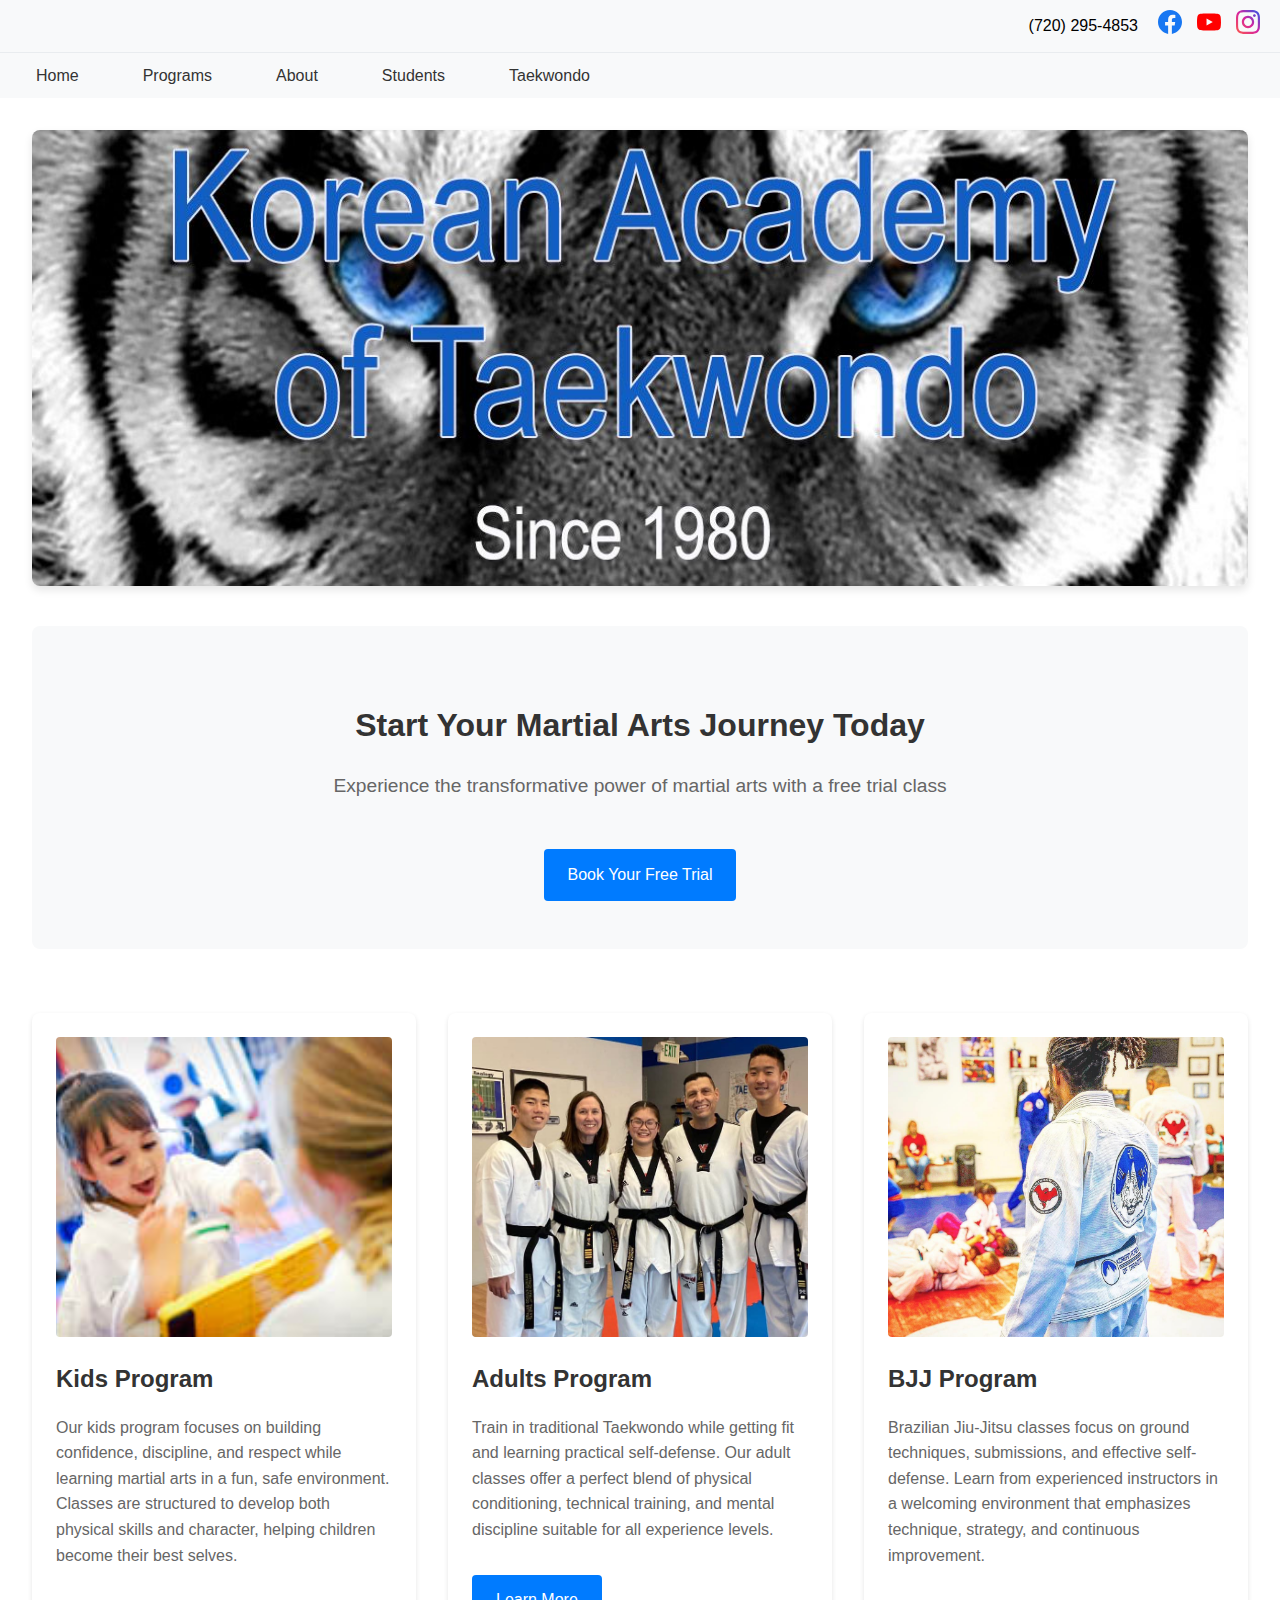
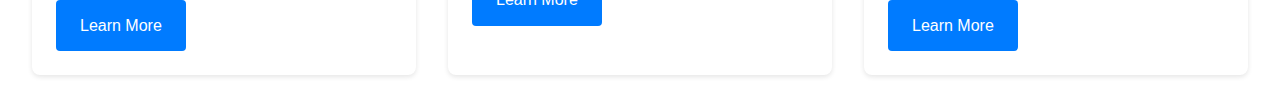
<file: index.html>
<!DOCTYPE html>
<html lang="en">
<head>
    <meta charset="UTF-8">
    <meta name="viewport" content="width=device-width, initial-scale=1.0">
    <title>Korean Academy of Taekwondo Online</title>
    <link rel="stylesheet" href="index.css">
</head>
<body>
    <main>
        <div class="include-html" data-component="header"></div>
    
        <img 
            src="images/hero.jpeg"
            alt="Hero image"
            class="hero-image"
        />
        
        <div class="hero-cta">
            <h2>Start Your Martial Arts Journey Today</h2>
            <p>Experience the transformative power of martial arts with a free trial class</p>
            <a href="https://www.kataurora.com/book-online" class="program-button" target="_blank">Book Your Free Trial</a>
        </div>
        
        <div class="programs">
            <div class="program-box">
                <img src="images/kids.jpg" alt="Kids Taekwondo Class" class="program-image">
                <h2>Kids Program</h2>
                <p>Our kids program focuses on building confidence, discipline, and respect while learning martial arts in a fun, safe environment. Classes are structured to develop both physical skills and character, helping children become their best selves.</p>
                <a href="pages/programs/kids.html" class="program-button">Learn More</a>
            </div>

            <div class="program-box">
                <img src="images/adults.jpg" alt="Adult Taekwondo Class" class="program-image">
                <h2>Adults Program</h2>
                <p>Train in traditional Taekwondo while getting fit and learning practical self-defense. Our adult classes offer a perfect blend of physical conditioning, technical training, and mental discipline suitable for all experience levels.</p>
                <a href="pages/programs/adults.html" class="program-button">Learn More</a>
            </div>

            <div class="program-box">
                <img src="images/bjj.jpg" alt="BJJ Training" class="program-image">
                <h2>BJJ Program</h2>
                <p>Brazilian Jiu-Jitsu classes focus on ground techniques, submissions, and effective self-defense. Learn from experienced instructors in a welcoming environment that emphasizes technique, strategy, and continuous improvement.</p>
                <a href="pages/programs/bjj.html" class="program-button">Learn More</a>
            </div>
        </div>
    </main>

    <script src="js/components.js"></script>
    <script>
        includeHTML();
    </script>
</body>
</html>
</file>
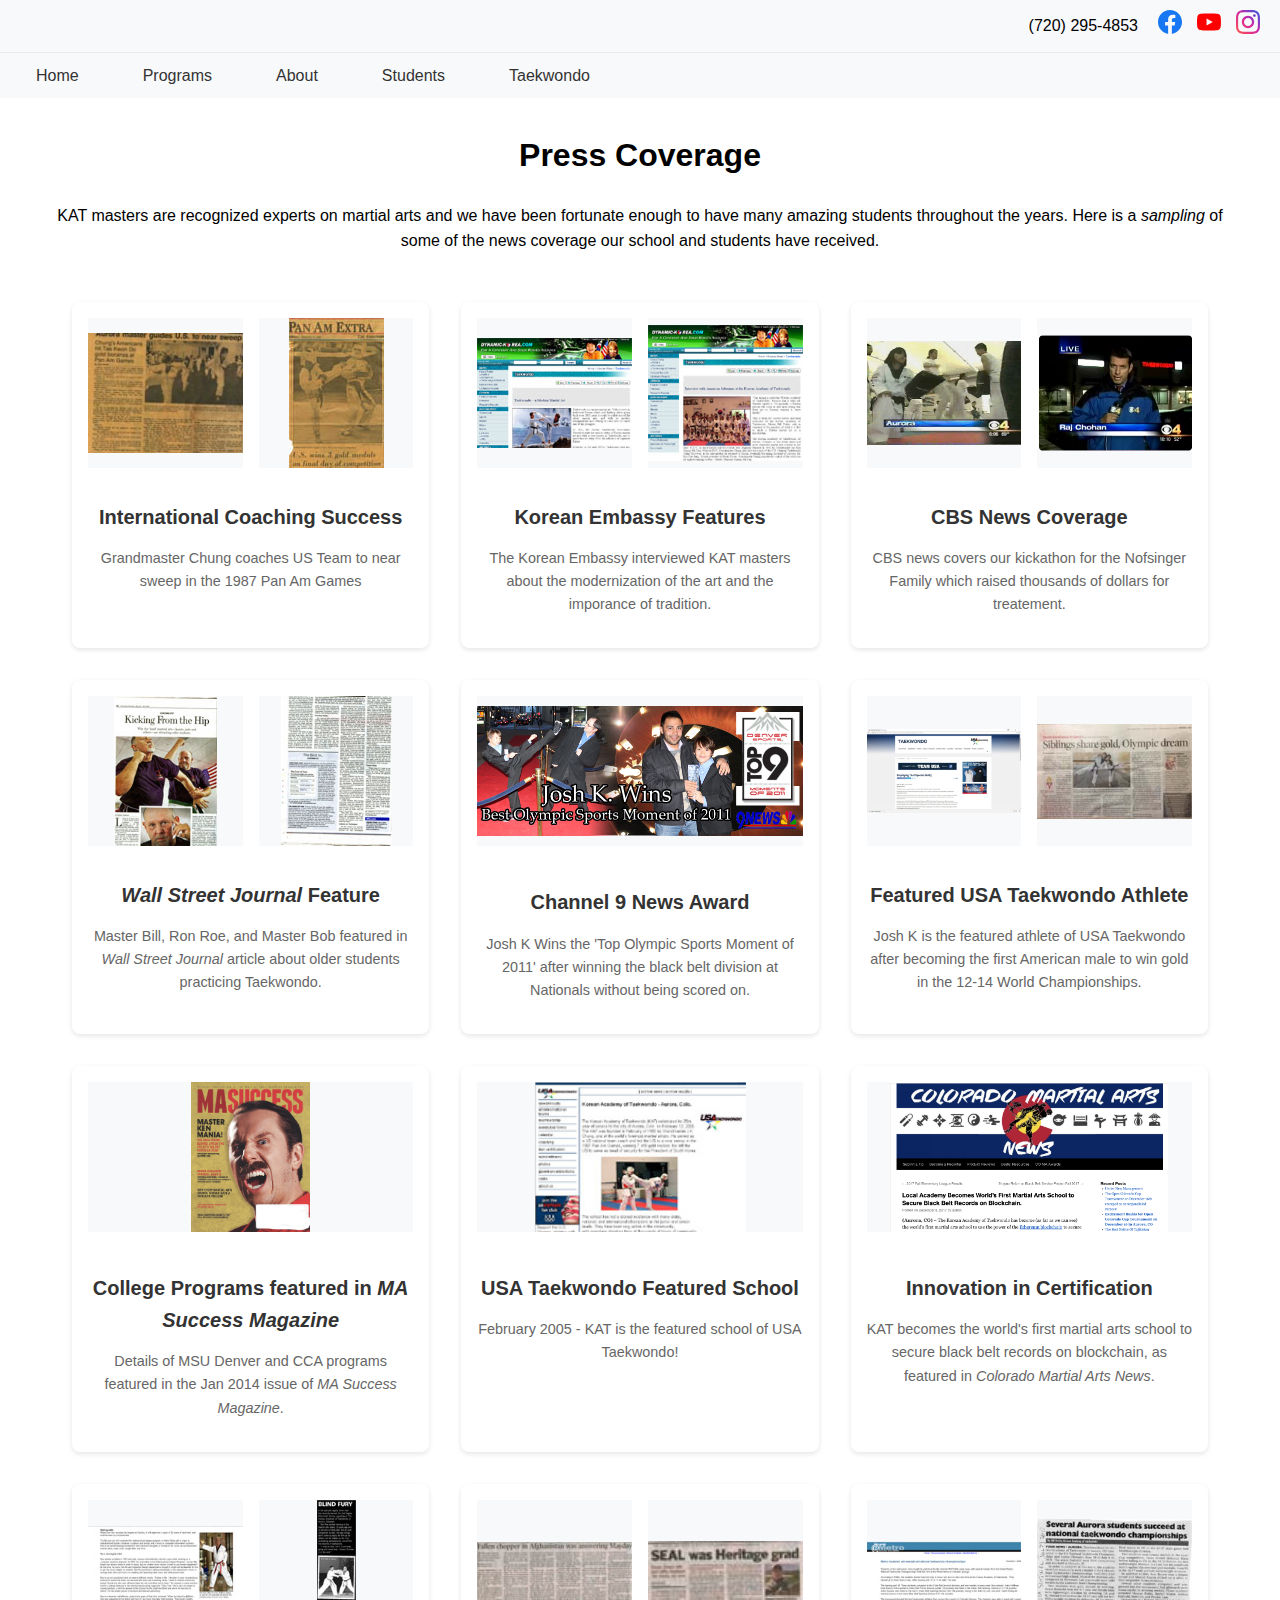
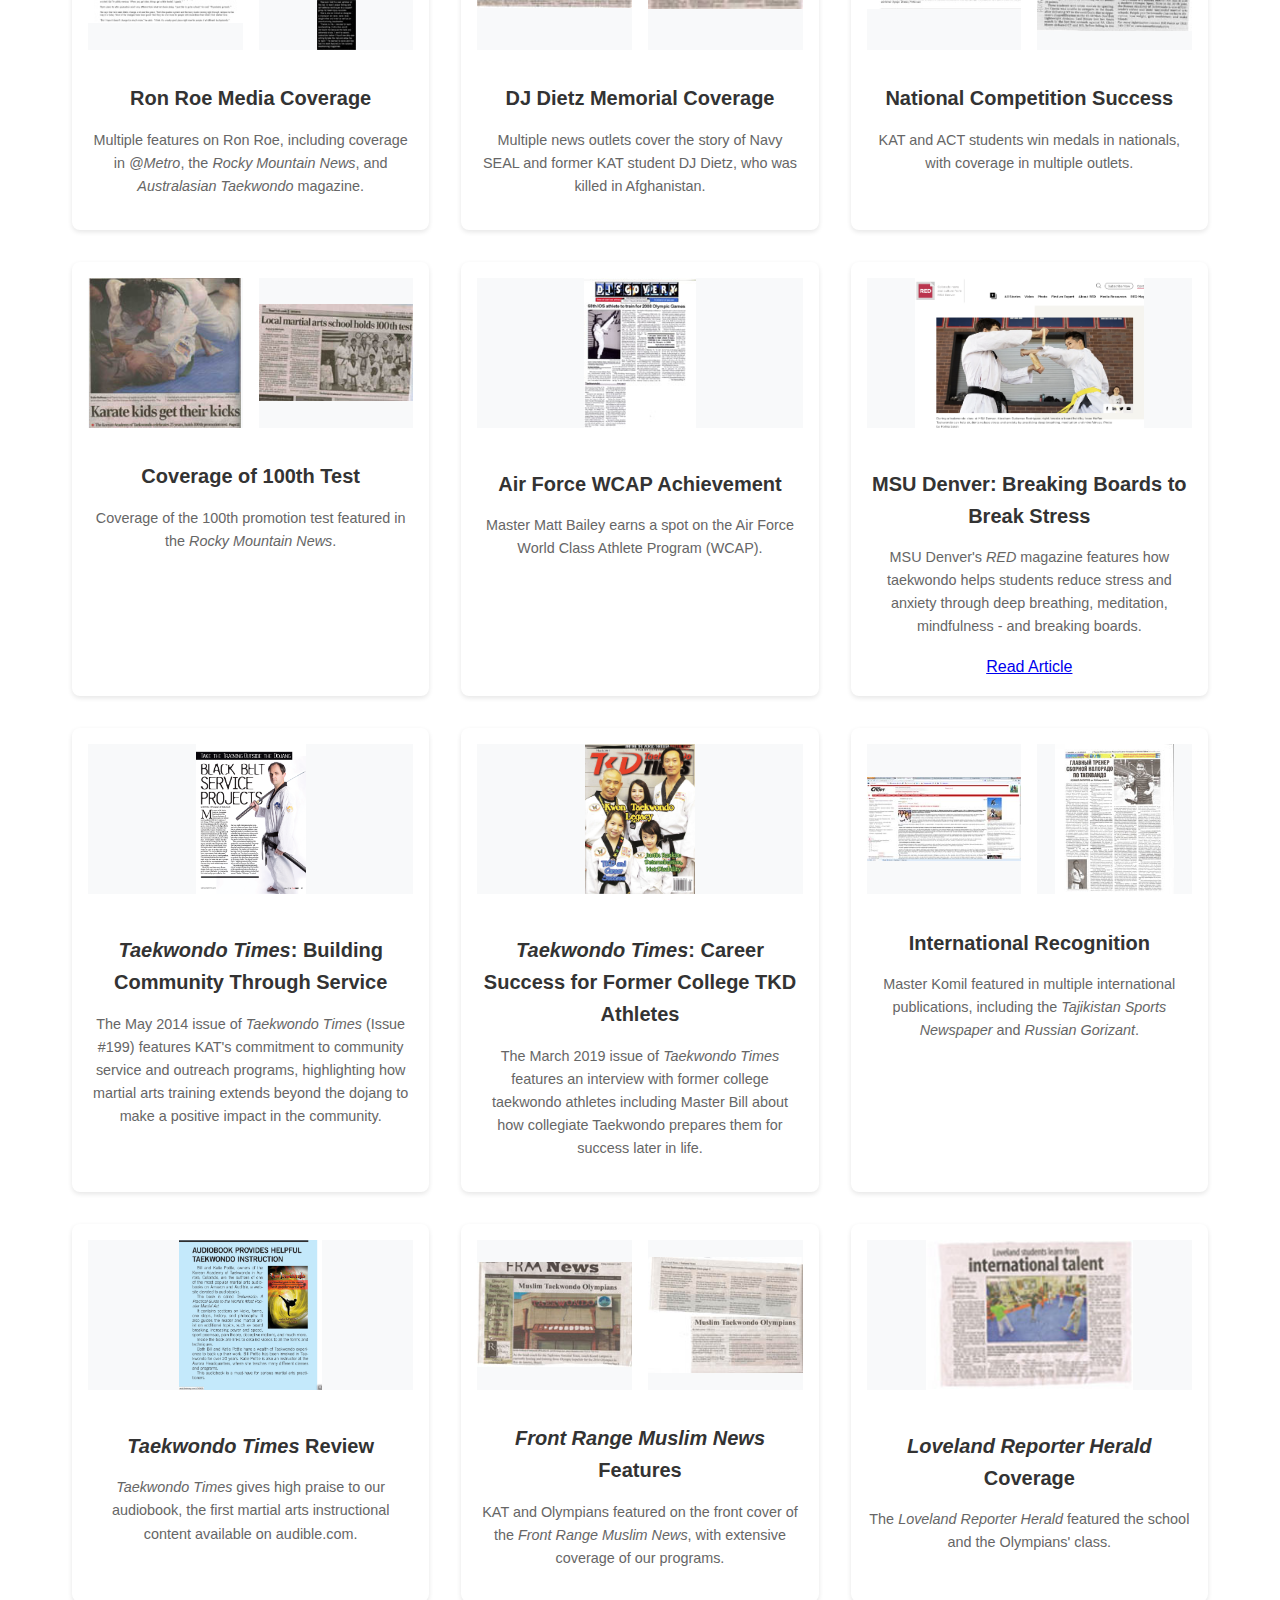
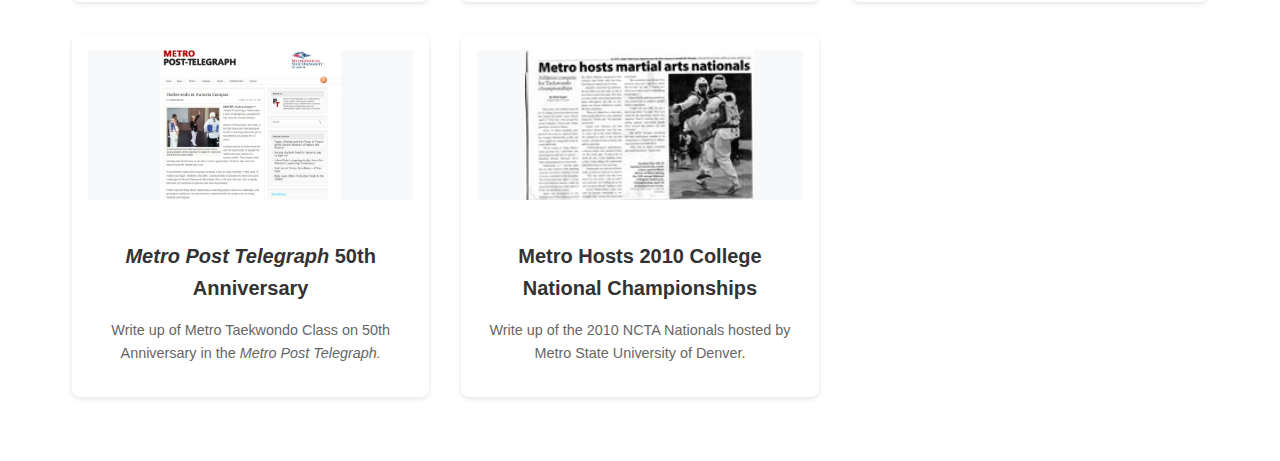
<file: pages/about/press.html>
<!DOCTYPE html>
<html lang="en">
<head>
    <meta charset="UTF-8">
    <meta name="viewport" content="width=device-width, initial-scale=1.0">
    <title>Press Coverage - Korean Academy of Taekwondo</title>
    <link rel="stylesheet" href="../../index.css">
</head>
<body>
    <main>
        <div class="include-html" data-component="header"></div>
        
        <div class="program-detail">
            <h1>Press Coverage</h1>
            <div class="press-intro">
                <p>KAT masters are recognized experts on martial arts and we have been fortunate enough to have many amazing students throughout the years. Here is a <em>sampling</em> of some of the news coverage our school and students have received. </p>
            </div>
            <div class="press-grid">
                <div class="press-box">
                    <div class="image-container">
                        <a href="../../images/66.jpg" target="_blank">
                            <img src="../../images/66s.jpg" alt="Pan Am Team Coverage" class="press-image" />
                        </a>
                        <a href="../../images/61.jpg" target="_blank">
                            <img src="../../images/61s.jpg" alt="Pan Am Team Coverage" class="press-image" />
                        </a>
                    </div>
                    <div class="press-content">
                        <h2>International Coaching Success</h2>
                        <p>Grandmaster Chung coaches US Team to near sweep in the 1987 Pan Am Games</p>
                    </div>
                </div>
                <div class="press-box">
                    <div class="image-container">
                    <a href="../../files/dynamickorea1.htm" target="_blank">
                        <img src="../../images/dk1.jpg" alt="Dynamic Korea Article" class="press-image" />
                    </a>
                    <a href="../../files/dynamickorea2.htm" target="_blank">
                        <img src="../../images/dk2.jpg" alt="Dynamic Korea Article" class="press-image" />
                    </a>
                    </div>
                    <div class="press-content">
                        <h2>Korean Embassy Features</h2>
                        <p>The Korean Embassy interviewed KAT masters about the modernization of the art and the imporance of tradition.</p>
                    </div>
                </div>

                <div class="press-box">
                    <div class="image-container">
                    <a href="../../files/Kickathon.wmv" target="_blank">
                        <img src="../../images/kickathon.jpg" alt="Kickathon Coverage" class="press-image" />
                    </a>
                    <a href="../../files/Kickathon.wmv" target="_blank">
                        <img src="../../images/raj.jpg" alt="Raj Chohan" class="press-image" />
                    </a>
                    </div>
                    <div class="press-content">
                        <h2>CBS News Coverage</h2>
                        <p>CBS news covers our kickathon for the Nofsinger Family which raised thousands of dollars for treatement.</p>
                    </div>
                </div>

                <div class="press-box">
                    <div class="image-container">
                    <a href="../../images/wsj1.jpg" target="_blank">
                        <img src="../../images/wsj1s.jpg" alt="Wall Street Journal Article" class="press-image" />
                    </a>
                    <a href="../../images/wsj2.jpg" target="_blank">
                        <img src="../../images/wsj2s.jpg" alt="Wall Street Journal Article" class="press-image" />
                    </a>
                    </div>
                    <div class="press-content">
                        <h2><em>Wall Street Journal</em> Feature</h2>
                        <p>Master Bill, Ron Roe, and Master Bob featured in <em>Wall Street Journal</em> article about older students practicing Taekwondo.</p>
                    </div>
                </div>

                <div class="press-box">
                    <a href="https://www.facebook.com/kattkd/videos/10152818123670317/" target="_blank">
                        <img src="../../images/joshtop9.jpg" alt="Josh Top 9 Award" class="press-image" />
                    </a>
                    <div class="press-content">
                        <h2>Channel 9 News Award</h2>
                        <p>Josh K Wins the 'Top Olympic Sports Moment of 2011' after winning the black belt division at Nationals without being scored on.</p>
                    </div>
                </div>

                <div class="press-box">
                    <div class="image-container">
                    <a href="../../images/Josh-USAT.jpg" target="_blank">
                        <img src="../../images/Josh-USAT.jpg" alt="Josh K USA Taekwondo Feature" class="press-image" />
                    </a>
                    <a href="../../images/joshgraces.jpg" target="_blank">
                        <img src="../../images/joshgraces.jpg" alt="Josh K USA Taekwondo Feature" class="press-image" />
                    </a>
                    </div>
                    <div class="press-content">
                        <h2>Featured USA Taekwondo Athlete</h2>
                        <p>Josh K is the featured athlete of USA Taekwondo after becoming the first American male to win gold in the 12-14 World Championships.</p>
                    </div>
                </div>


                <div class="press-box">
                    <a href="../../images/masuccess-jan-2014.jpg" target="_blank">
                        <img src="../../images/masuccess-jan-2014.jpg" alt="MA Success Magazine" class="press-image" />
                    </a>
                    <div class="press-content">
                        <h2>College Programs featured in <em>MA Success Magazine</em></h2>
                        <p>Details of MSU Denver and CCA programs featured in the Jan 2014 issue of <em>MA Success Magazine</em>.</p>
                    </div>
                </div>

                <div class="press-box">
                    <a href="../../images/usatarticle.jpg" target="_blank">
                        <img src="../../images/usatarticle.jpg" alt="USA Taekwondo Feature" class="press-image" />
                    </a>
                    <div class="press-content">
                        <h2>USA Taekwondo Featured School</h2>
                        <p>February 2005 - KAT is the featured school of USA Taekwondo!</p>
                    </div>
                </div>

                <div class="press-box">
                    <a href="../../images/bbblockchain.png" target="_blank">
                        <img src="../../images/bbblockchain.png" alt="Blockchain Innovation" class="press-image" />
                    </a>
                    <div class="press-content">
                        <h2>Innovation in Certification</h2>
                        <p>KAT becomes the world's first martial arts school to secure black belt records on blockchain, as featured in <em>Colorado Martial Arts News</em>.</p>
                    </div>
                </div>

                <div class="press-box">
                    <div class="image-container">
                        <a href="../../images/ronmetro.jpg" target="_blank">
                            <img src="../../images/ronmetro.jpg" alt="Ron Roe Metro Coverage" class="press-image" />
                        </a>
                        <a href="../../images/roemagazine.jpg" target="_blank">
                            <img src="../../images/roemagazines.jpg" alt="Australasian Magazine Coverage" class="press-image" />
                        </a>
                    </div>
                    <div class="press-content">
                        <h2>Ron Roe Media Coverage</h2>
                        <p>Multiple features on Ron Roe, including coverage in <em>@Metro</em>, the <em>Rocky Mountain News</em>, and <em>Australasian Taekwondo</em> magazine.</p>
                    </div>
                </div>

                <div class="press-box">
                    <div class="image-container">
                        <a href="../../images/DJ1.jpg" target="_blank">
                            <img src="../../images/DJ1s.jpg" alt="DJ Dietz Memorial 1" class="press-image" />
                        </a>
                        <a href="../../images/dj5.jpg" target="_blank">
                            <img src="../../images/dj5s.jpg" alt="DJ Dietz Memorial 2" class="press-image" />
                        </a>
                    </div>
                    <div class="press-content">
                        <h2>DJ Dietz Memorial Coverage</h2>
                        <p>Multiple news outlets cover the story of Navy SEAL and former KAT student DJ Dietz, who was killed in Afghanistan.</p>
                    </div>
                </div>

                <div class="press-box">
                    <div class="image-container">
                    <a href="../../images/natsmetro.jpg" target="_blank">
                        <img src="../../images/natsmetro.jpg" alt="Nationals Coverage" class="press-image" />
                    </a>
                    <a href="../../images/2010nats.jpg" target="_blank">
                        <img src="../../images/2010natss.jpg" alt="2010 Nationals Coverage" class="press-image" />
                    </a>
                    </div>
                    <div class="press-content">
                        <h2>National Competition Success</h2>
                        <p>KAT and ACT students win medals in nationals, with coverage in multiple outlets.</p>
                    </div>
                </div>


                <div class="press-box">
                    <div class="image-container">
                        <a href="../../images/yourhub1.jpg" target="_blank">
                            <img src="../../images/yourhub1s.jpg" alt="Yourhub Coverage" class="press-image" />
                        </a>
                        <a href="../../images/yourhub2.jpg" target="_blank">
                            <img src="../../images/yourhub2s.jpg" alt="100th Test Coverage" class="press-image" />
                        </a>
                    </div>
                    <div class="press-content">
                        <h2>Coverage of 100th Test</h2>
                        <p>Coverage of the 100th promotion test featured in the <em>Rocky Mountain News</em>.</p>
                    </div>
                </div>

                <div class="press-box">
                    <a href="../../images/Mattwcap.jpg" target="_blank">
                        <img src="../../images/Mattwcaps.jpg" alt="Matt Bailey WCAP" class="press-image" />
                    </a>
                    <div class="press-content">
                        <h2>Air Force WCAP Achievement</h2>
                        <p>Master Matt Bailey earns a spot on the Air Force World Class Athlete Program (WCAP).</p>
                    </div>
                </div>

                <div class="press-box">
                    <a href="../../images/msu-denver-red.jpg" target="_blank">
                        <img src="../../images/msu-denver-red.png" alt="MSU Denver Taekwondo Article" class="press-image" />
                    </a>
                    <div class="press-content">
                        <h2>MSU Denver: Breaking Boards to Break Stress</h2>
                        <p>MSU Denver's <em>RED</em> magazine features how taekwondo helps students reduce stress and anxiety through deep breathing, meditation, mindfulness - and breaking boards.</p>
                        <a href="https://red.msudenver.edu/2023/stressed-by-school-try-breaking-boards/" target="_blank">Read Article</a>
                    </div>
                </div>

                <div class="press-box">
                    <a href="../../images/tkd-times-may-2015-3.png" target="_blank">
                        <img src="../../images/tkd-times-may-2015-3.png" alt="Taekwondo Times Community Service Article" class="press-image" />
                    </a>
                    <div class="press-content">
                        <h2><em>Taekwondo Times</em>: Building Community Through Service</h2>
                        <p>The May 2014 issue of <em>Taekwondo Times</em> (Issue #199) features KAT's commitment to community service and outreach programs, highlighting how martial arts training extends beyond the dojang to make a positive impact in the community.</p>
                    </div>
                </div>
                <div class="press-box">
                    <a href="../../images/tkd-times-mar-2019.png" target="_blank">
                        <img src="../../images/tkd-times-mar-2019.png" alt="Taekwondo Times Career Success article" class="press-image" />
                    </a>
                    <div class="press-content">
                        <h2><em>Taekwondo Times</em>: Career Success for Former College TKD Athletes</h2>
                        <p>The March 2019 issue of <em>Taekwondo Times</em> features an interview with former college taekwondo athletes including Master Bill about how collegiate Taekwondo prepares them for success later in life.</p>
                    </div>
                </div>

                <div class="press-box">
                    <div class="image-container">
                        <a href="../../images/kamilrussia.jpg" target="_blank">
                            <img src="../../images/kamilrussia.jpg" alt="Komil International Coverage" class="press-image" />
                        </a>
                        <a href="../../images/Komil%20Russian%20Newspaper.jpg" target="_blank">
                            <img src="../../images/Komil%20Russian%20Newspapers.jpg" alt="Gorizant Coverage" class="press-image" />
                        </a>
                    </div>
                    <div class="press-content">
                        <h2>International Recognition</h2>
                        <p>Master Komil featured in multiple international publications, including the <em>Tajikistan Sports Newspaper</em> and <em>Russian Gorizant</em>.</p>
                    </div>
                </div>


                <div class="press-box">
                    <a href="../../images/tkd-times-review.jpg" target="_blank">
                        <img src="../../images/tkd-times-review.jpg" alt="Taekwondo Times Review" class="press-image" />
                    </a>
                    <div class="press-content">
                        <h2><em>Taekwondo Times</em> Review</h2>
                        <p><em>Taekwondo Times</em> gives high praise to our audiobook, the first martial arts instructional content available on audible.com.</p>
                    </div>
                </div>

                <div class="press-box">
                    <div class="image-container">
                        <a href="../../images/FMN1.jpg" target="_blank">
                            <img src="../../images/FMN1s.jpg" alt="Front Range Muslim News Cover" class="press-image" />
                        </a>
                        <a href="../../images/FMN2.jpg" target="_blank">
                            <img src="../../images/FMN2s.jpg" alt="Article Content" class="press-image" />
                        </a>
                    </div>
                    <div class="press-content">
                        <h2><em>Front Range Muslim News</em> Features</h2>
                        <p>KAT and Olympians featured on the front cover of the <em>Front Range Muslim News</em>, with extensive coverage of our programs.</p>
                    </div>
                </div>

                <div class="press-box">
                    <a href="../../images/965703_10151443312578317_1657900685_o.jpg" target="_blank">
                        <img src="../../images/olympianslovelands.jpg" alt="Loveland Coverage" class="press-image" />
                    </a>
                    <div class="press-content">
                        <h2><em>Loveland Reporter Herald</em> Coverage</h2>
                        <p>The <em>Loveland Reporter Herald</em> featured the school and the Olympians' class.</p>
                    </div>
                </div>

                <div class="press-box">
                    <a href="../../images/mpt.jpg" target="_blank">
                        <img src="../../images/mpt.jpg" alt="50th Anniversary Coverage" class="press-image" />
                    </a>
                    <div class="press-content">
                        <h2><em>Metro Post Telegraph</em> 50th Anniversary</h2>
                        <p>Write up of Metro Taekwondo Class on 50th Anniversary in the <em>Metro Post Telegraph.</em></p>
                    </div>
                </div>


                <div class="press-box">
                    <a href="../../images/metronationals.jpg" target="_blank">
                        <img src="../../images/metronationalss.jpg" alt="Metro National Championships Coverage" class="press-image" />
                    </a>
                    <div class="press-content">
                        <h2>Metro Hosts 2010 College National Championships</h2>
                        <p>Write up of the 2010 NCTA Nationals hosted by Metro State University of Denver.</p>
                    </div>
                </div>

               
             
            </div>
        </div>
    </main>

    <script src="../../js/components.js"></script>
    <script>
        includeHTML();
    </script>
</body>
</html>
</file>
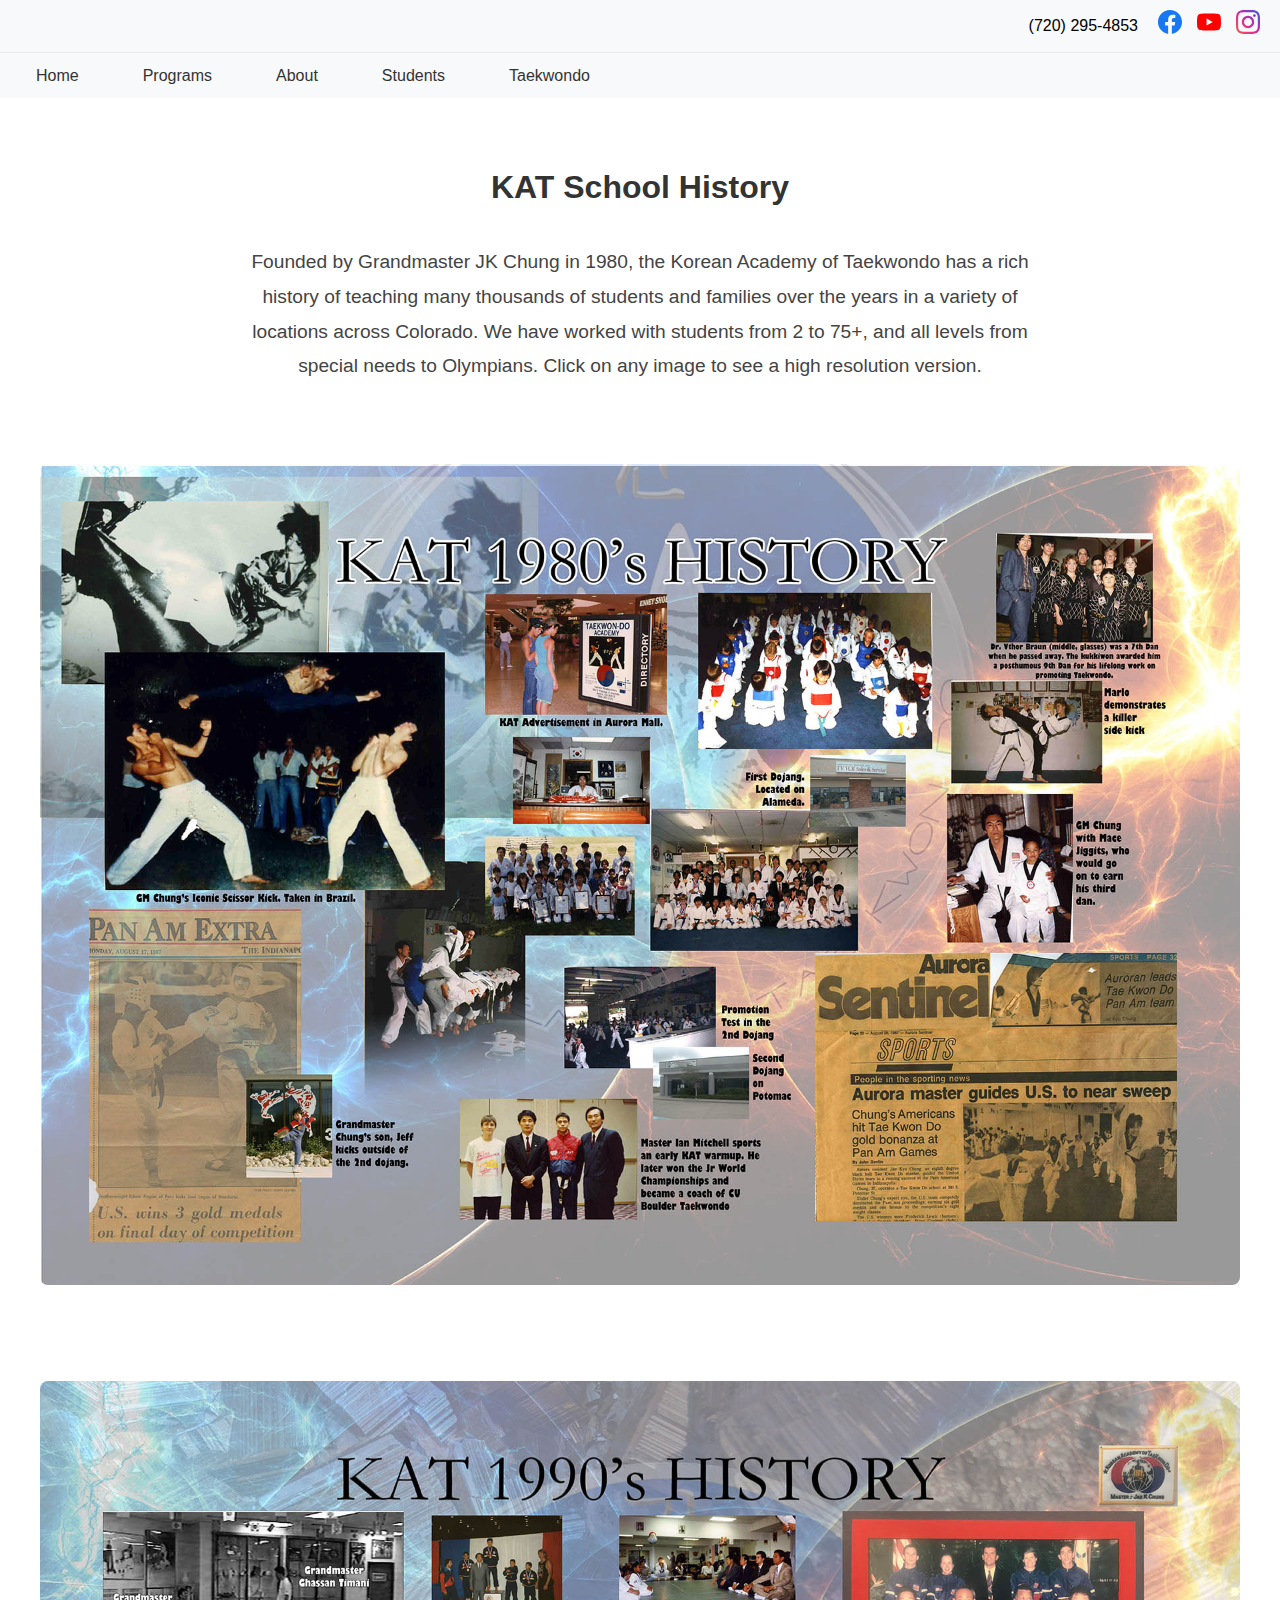
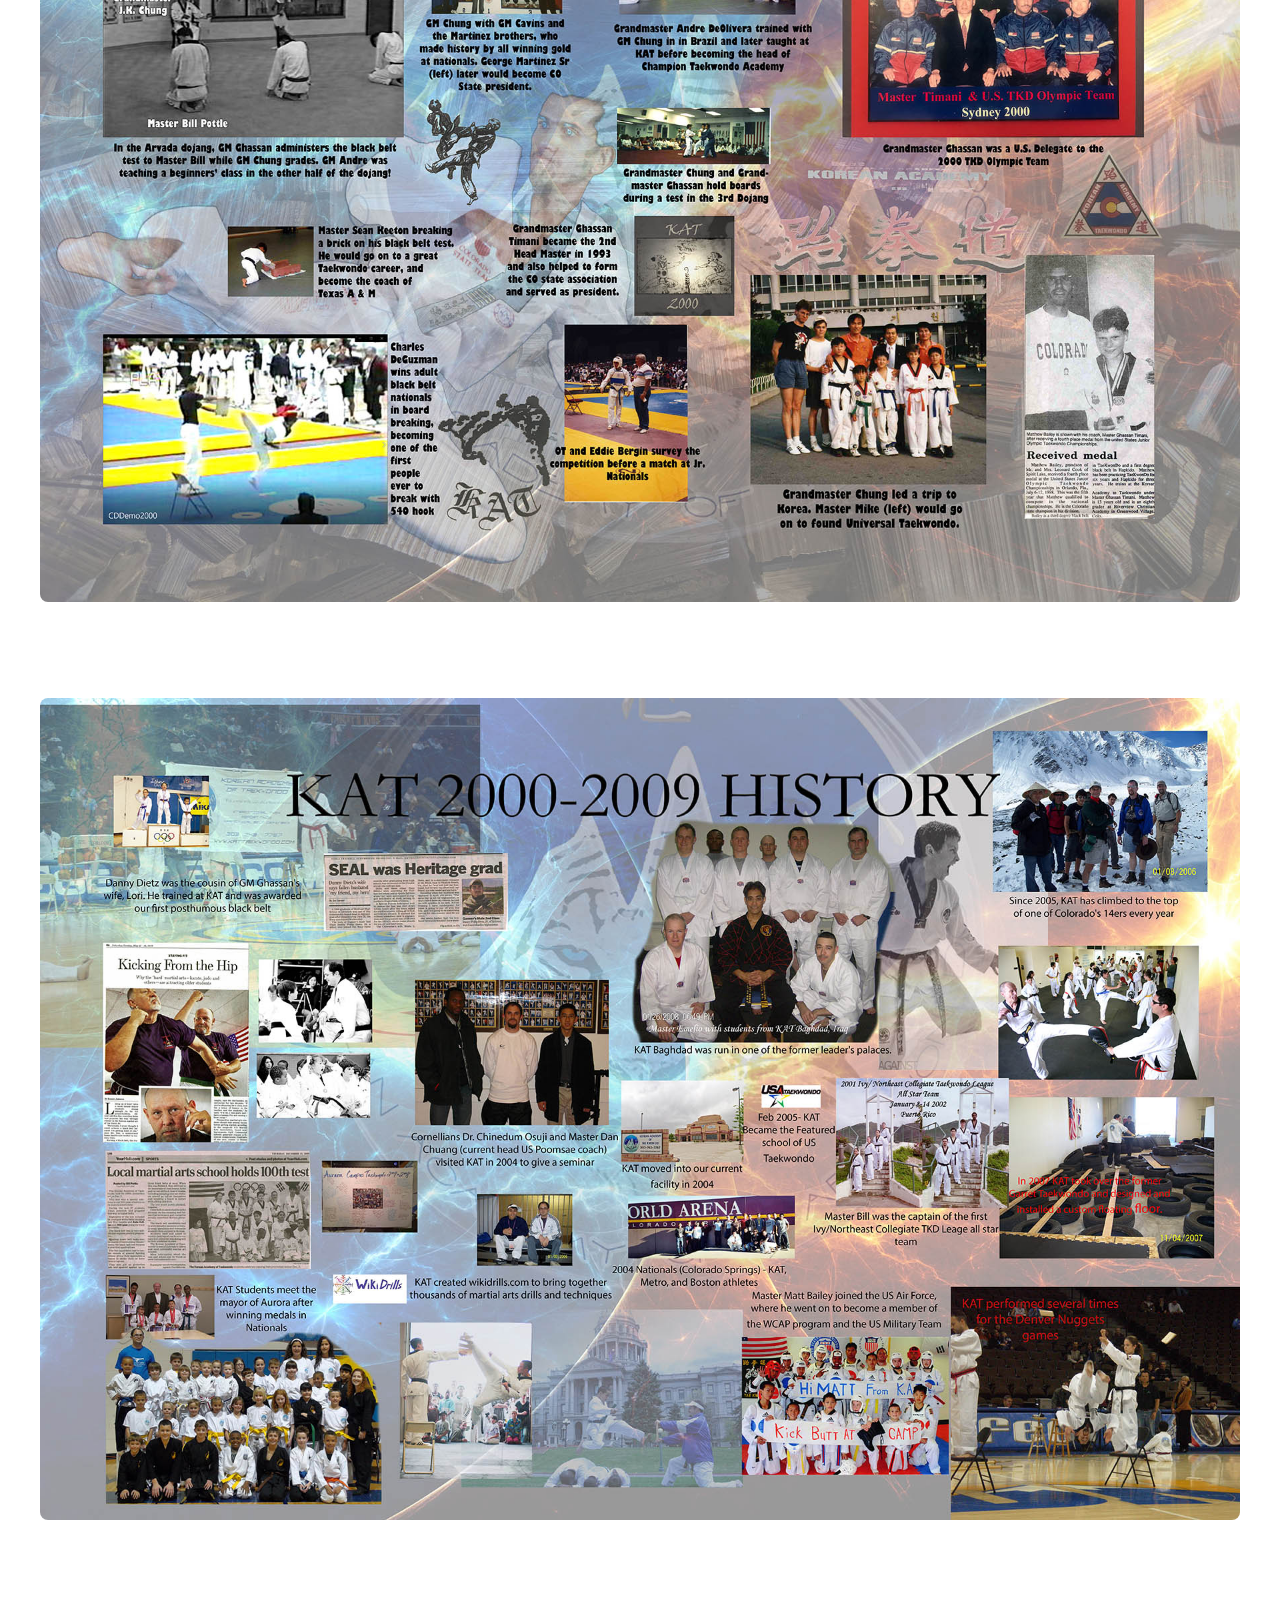
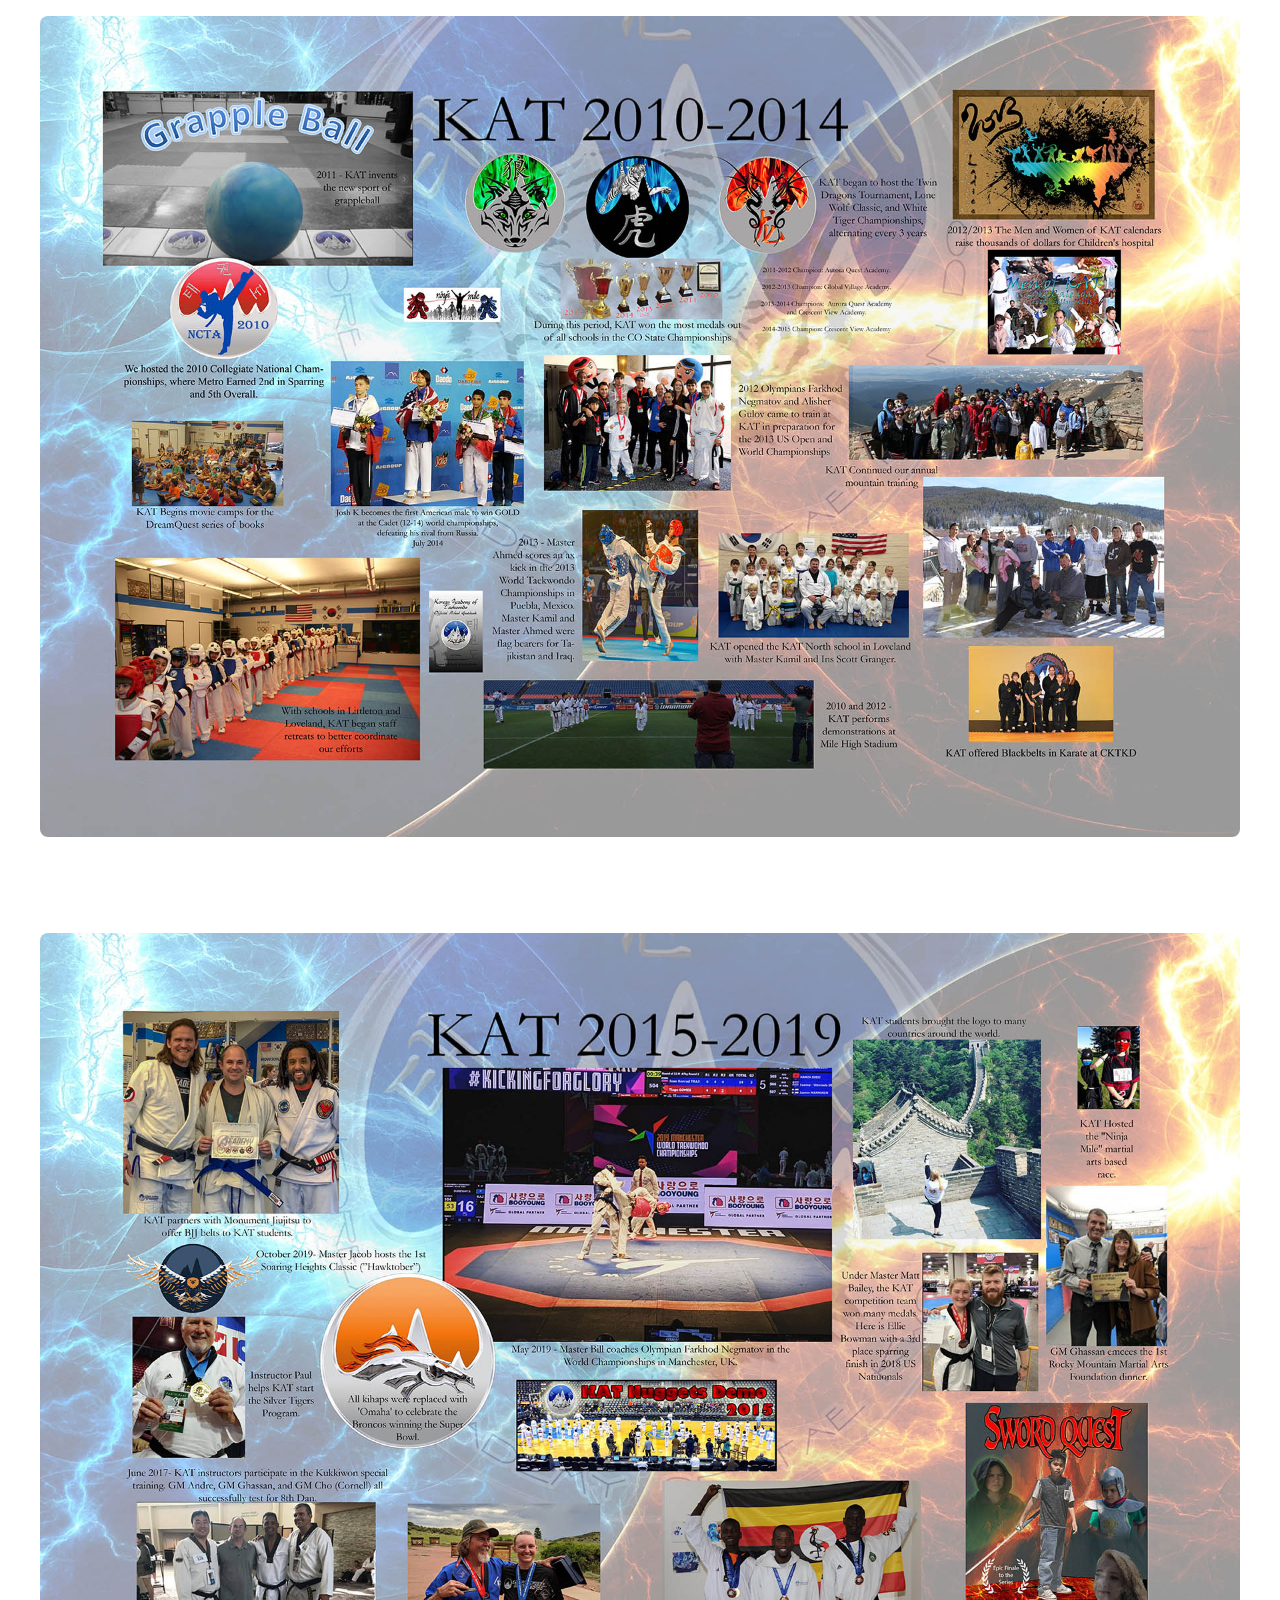
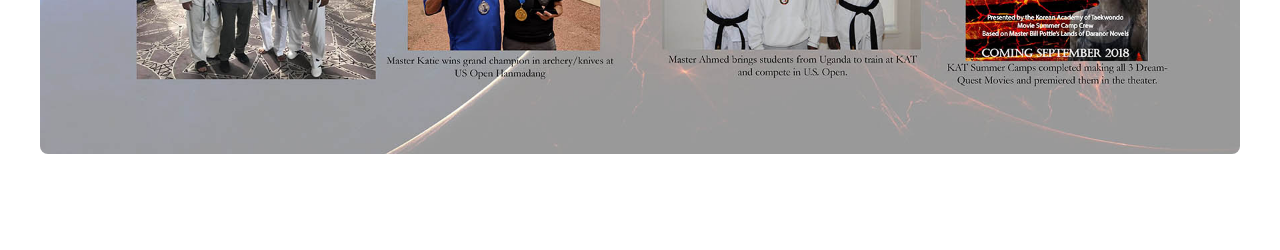
<file: pages/about/school-history.html>
<!DOCTYPE html>
<html lang="en">
<head>
    <meta charset="UTF-8">
    <meta name="viewport" content="width=device-width, initial-scale=1.0">
    <title>School History - Korean Academy of Taekwondo</title>
    <link rel="stylesheet" href="../../index.css">
</head>
<body>
    <main>
        <div class="include-html" data-component="header"></div>
        
        <div class="history-content">
            <h1>KAT School History</h1>
            <div class="history-intro">
                <p>Founded by Grandmaster JK Chung in 1980, the Korean Academy of Taekwondo has a rich history of teaching many 
                thousands of students and families over the years in a variety of locations across Colorado.
            
                We have worked with students from 2 to 75+, and all levels from special needs to Olympians. Click on any image to see a high resolution version.</p>
            </div>
            <div class="history-images">
                <div class="history-image-container">
                    <a href="../../images/1980-history.jpg" target="_blank">
                        <img src="../../images/1980-history-s.jpg" alt="KAT History 1980s" />
                    </a>
                </div>
                
                <div class="history-image-container">
                    <a href="../../images/1990-history.jpg" target="_blank">
                        <img src="../../images/1990-history-s.jpg" alt="KAT History 1990s" />
                    </a>
                </div>
                
                <div class="history-image-container">
                    <a href="../../images/2000-history.jpg" target="_blank">
                        <img src="../../images/2000-history-s.jpg" alt="KAT History 2000s" />
                    </a>
                </div>
                
                <div class="history-image-container">
                    <a href="../../images/2010-history.jpg" target="_blank">
                        <img src="../../images/2010-history-s.jpg" alt="KAT History 2010s" />
                    </a>
                </div>

                <div class="history-image-container">
                    <a href="../../images/2015-2019-history.jpg" target="_blank">
                        <img src="../../images/2015-2019-history-s.jpg" alt="KAT History 2015-2019" />
                    </a>
                </div>
            
                </div>
            </div>
       

        </div>
    </main>

    <script src="../../js/components.js"></script>
    <script>
        includeHTML();
    </script>
</body>
</html>
</file>
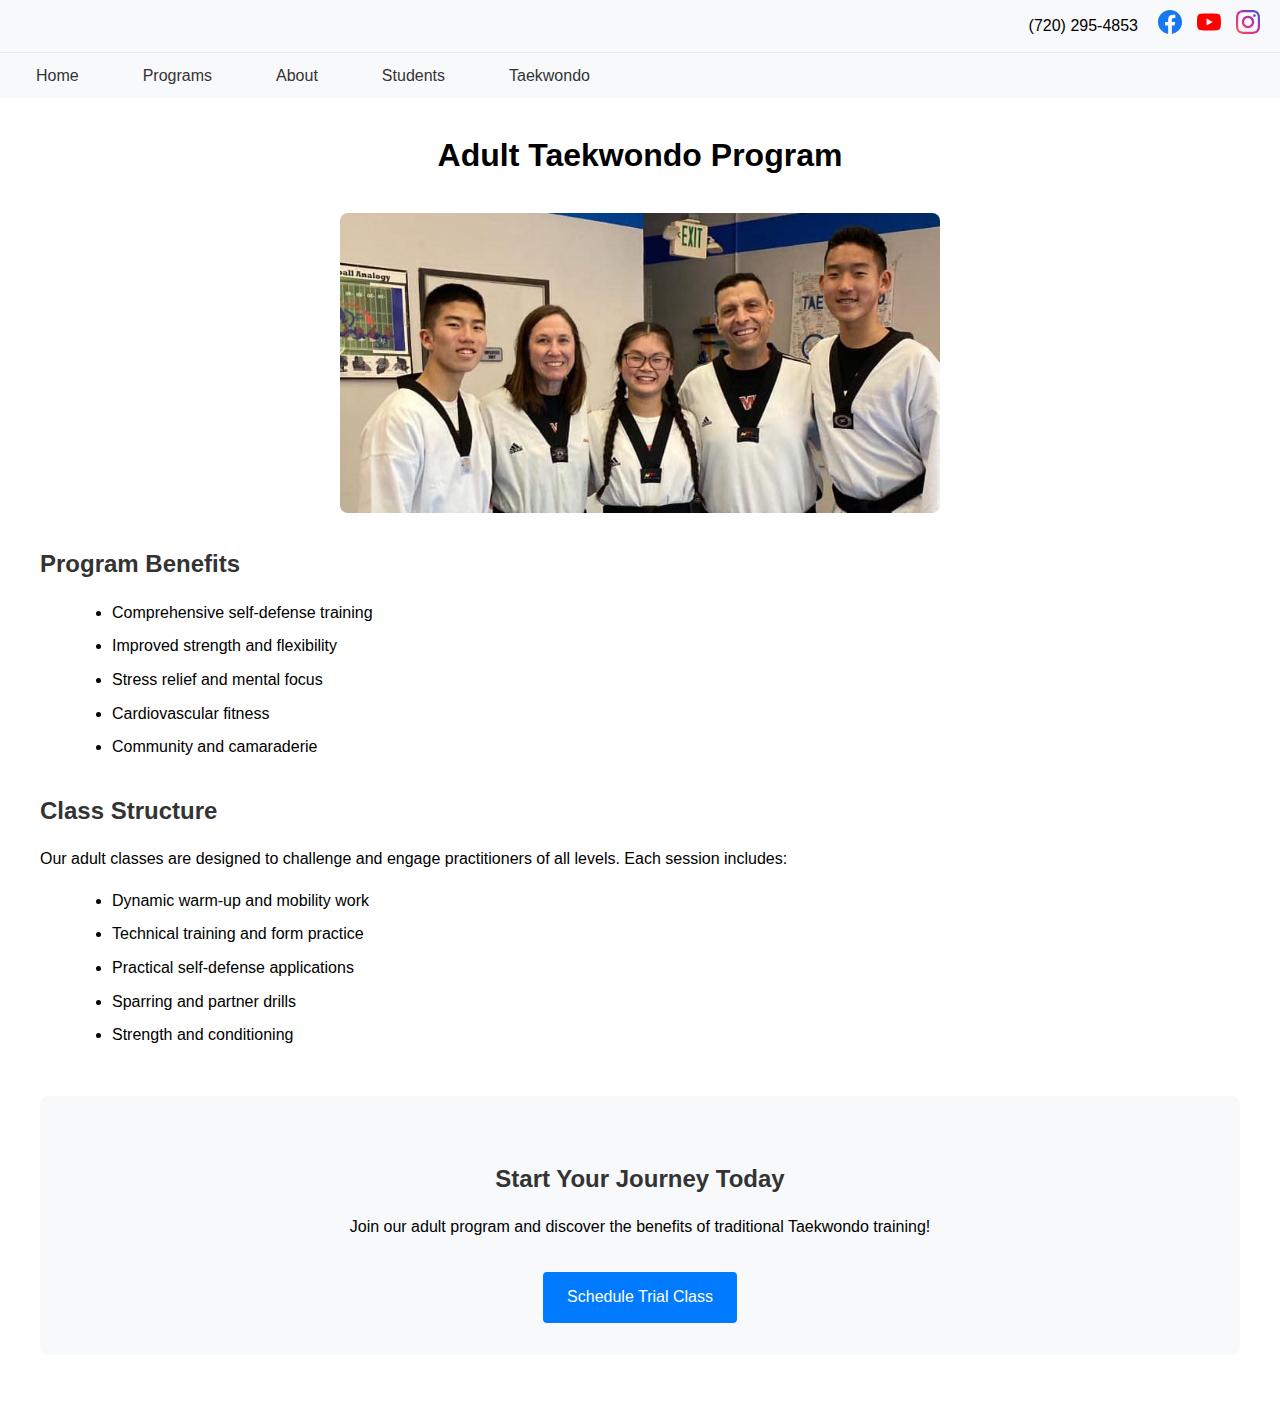
<file: pages/programs/adults.html>
<!DOCTYPE html>
<html lang="en">
<head>
    <meta charset="UTF-8">
    <meta name="viewport" content="width=device-width, initial-scale=1.0">
    <title>Adult Program - Martial Arts</title>
    <link rel="stylesheet" href="../../index.css">
</head>
<body>
    <main>
        <div class="include-html" data-component="header"></div>
        
        <div class="program-detail">
            <h1>Adult Taekwondo Program</h1>
            <img src="../../images/adults.jpg" alt="Adult Taekwondo Class" class="program-detail-image">
            
            <div class="program-content">
                <h2>Program Benefits</h2>
                <ul>
                    <li>Comprehensive self-defense training</li>
                    <li>Improved strength and flexibility</li>
                    <li>Stress relief and mental focus</li>
                    <li>Cardiovascular fitness</li>
                    <li>Community and camaraderie</li>
                </ul>

                <h2>Class Structure</h2>
                <p>Our adult classes are designed to challenge and engage practitioners of all levels. Each session includes:</p>
                <ul>
                    <li>Dynamic warm-up and mobility work</li>
                    <li>Technical training and form practice</li>
                    <li>Practical self-defense applications</li>
                    <li>Sparring and partner drills</li>
                    <li>Strength and conditioning</li>
                </ul>

                <div class="cta-section">
                    <h2>Start Your Journey Today</h2>
                    <p>Join our adult program and discover the benefits of traditional Taekwondo training!</p>
                    <a href="https://www.kataurora.com/book-online" class="program-button" target="_blank">Schedule Trial Class</a>
                </div>
            </div>
        </div>
    </main>

    <script src="../../js/components.js"></script>
    <script>
        includeHTML();
    </script>
</body>
</html>
</file>
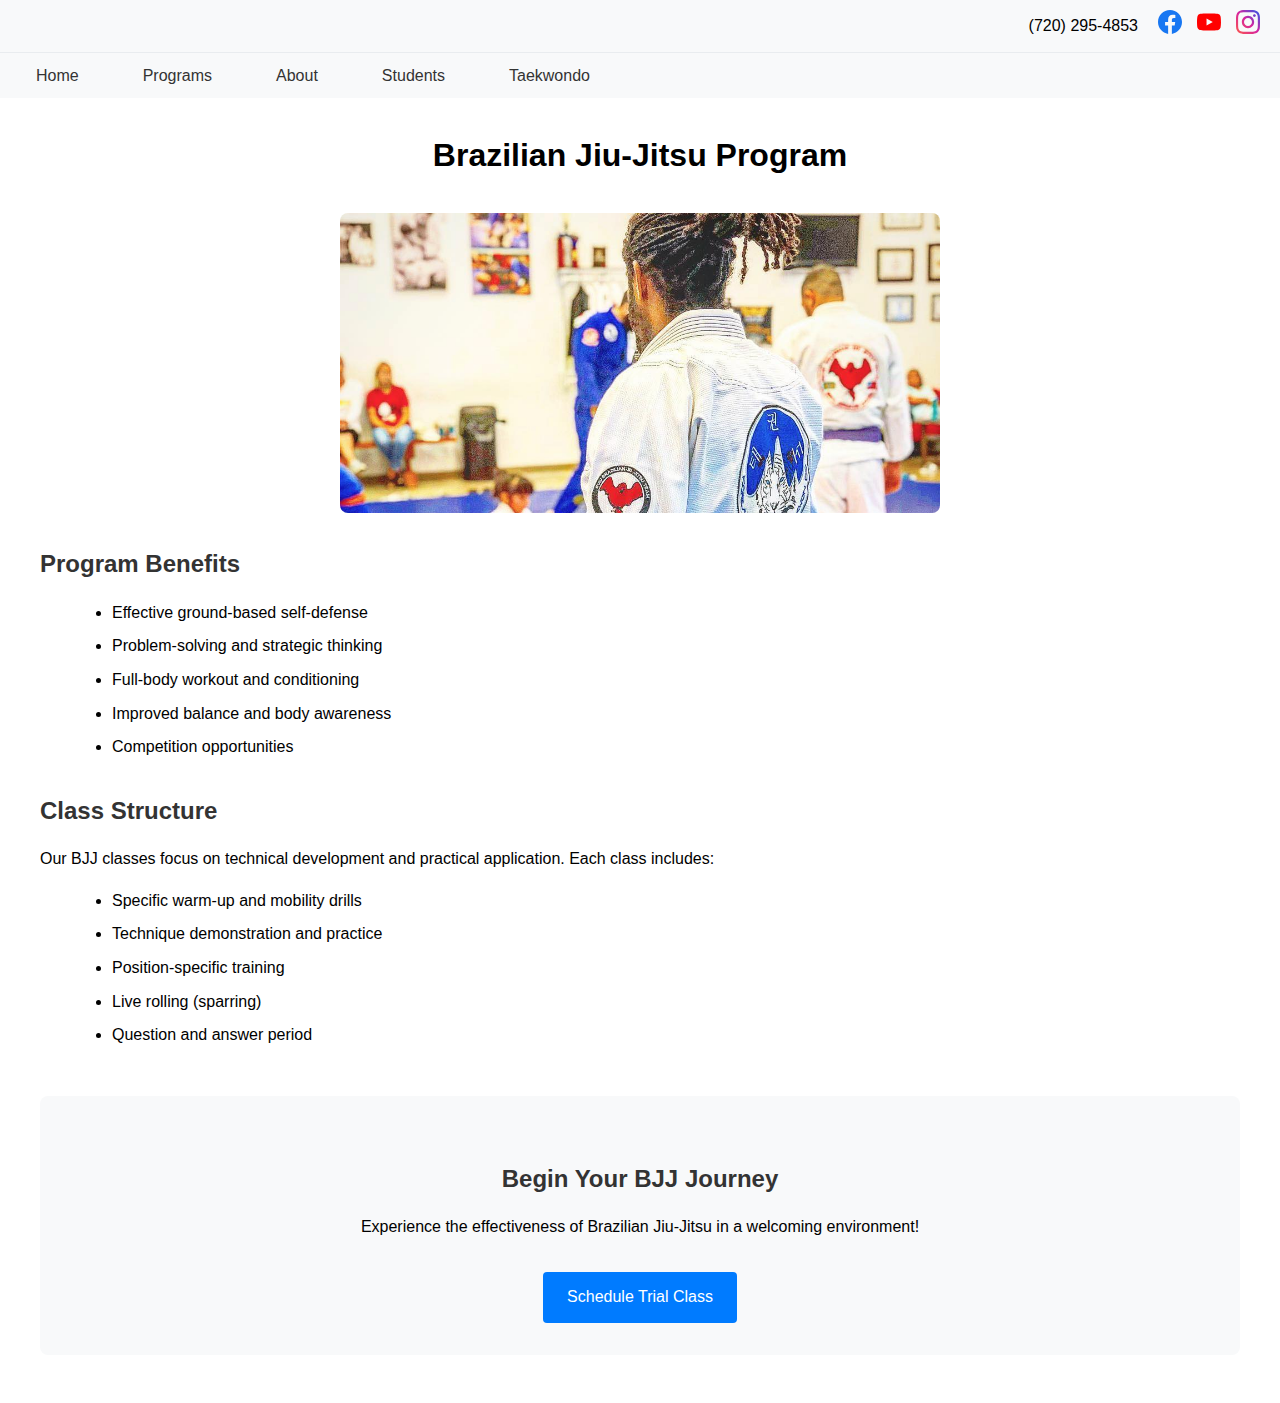
<file: pages/programs/bjj.html>
<!DOCTYPE html>
<html lang="en">
<head>
    <meta charset="UTF-8">
    <meta name="viewport" content="width=device-width, initial-scale=1.0">
    <title>BJJ Program - Martial Arts</title>
    <link rel="stylesheet" href="../../index.css">
</head>
<body>
    <main>
        <div class="include-html" data-component="header"></div>
        
        <div class="program-detail">
            <h1>Brazilian Jiu-Jitsu Program</h1>
            <img src="../../images/bjj.jpg" alt="BJJ Training" class="program-detail-image">
            
            <div class="program-content">
                <h2>Program Benefits</h2>
                <ul>
                    <li>Effective ground-based self-defense</li>
                    <li>Problem-solving and strategic thinking</li>
                    <li>Full-body workout and conditioning</li>
                    <li>Improved balance and body awareness</li>
                    <li>Competition opportunities</li>
                </ul>

                <h2>Class Structure</h2>
                <p>Our BJJ classes focus on technical development and practical application. Each class includes:</p>
                <ul>
                    <li>Specific warm-up and mobility drills</li>
                    <li>Technique demonstration and practice</li>
                    <li>Position-specific training</li>
                    <li>Live rolling (sparring)</li>
                    <li>Question and answer period</li>
                </ul>

                <div class="cta-section">
                    <h2>Begin Your BJJ Journey</h2>
                    <p>Experience the effectiveness of Brazilian Jiu-Jitsu in a welcoming environment!</p>
                    <a href="https://www.kataurora.com/book-online" class="program-button" target="_blank">Schedule Trial Class</a>
                </div>
            </div>
        </div>
    </main>

    <script src="../../js/components.js"></script>
    <script>
        includeHTML();
    </script>
</body>
</html>
</file>
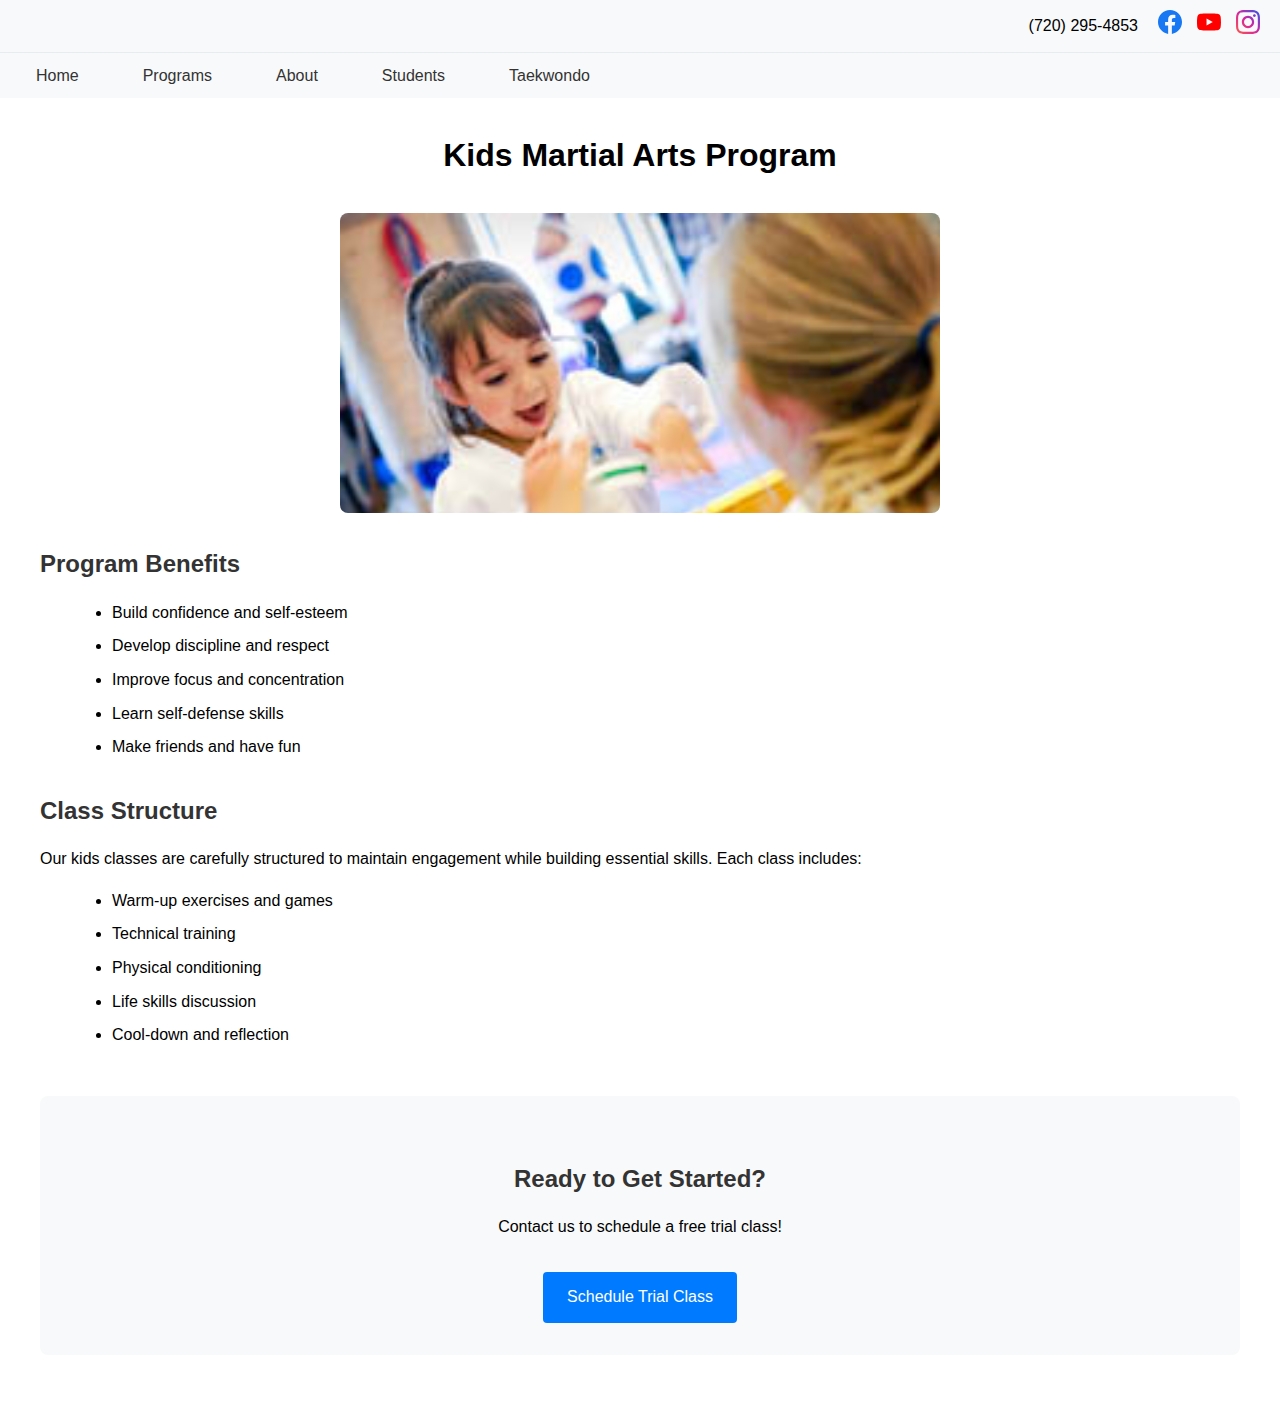
<file: pages/programs/kids.html>
<!DOCTYPE html>
<html lang="en">
<head>
    <meta charset="UTF-8">
    <meta name="viewport" content="width=device-width, initial-scale=1.0">
    <title>Kids Program - Martial Arts</title>
    <link rel="stylesheet" href="../../index.css">
</head>
<body>
    <main>
        <div class="include-html" data-component="header"></div>
        
        <div class="program-detail">
            <h1>Kids Martial Arts Program</h1>
            <img src="../../images/kids.jpg" alt="Kids Taekwondo Class" class="program-detail-image">
            
            <div class="program-content">
                <h2>Program Benefits</h2>
                <ul>
                    <li>Build confidence and self-esteem</li>
                    <li>Develop discipline and respect</li>
                    <li>Improve focus and concentration</li>
                    <li>Learn self-defense skills</li>
                    <li>Make friends and have fun</li>
                </ul>

                <h2>Class Structure</h2>
                <p>Our kids classes are carefully structured to maintain engagement while building essential skills. Each class includes:</p>
                <ul>
                    <li>Warm-up exercises and games</li>
                    <li>Technical training</li>
                    <li>Physical conditioning</li>
                    <li>Life skills discussion</li>
                    <li>Cool-down and reflection</li>
                </ul>

                <div class="cta-section">
                    <h2>Ready to Get Started?</h2>
                    <p>Contact us to schedule a free trial class!</p>
                    <a href="https://www.kataurora.com/book-online" class="program-button" target="_blank">Schedule Trial Class</a>
                </div>
            </div>
        </div>
    </main>

    <script src="../../js/components.js"></script>
    <script>
        includeHTML();
    </script>
</body>
</html>
</file>
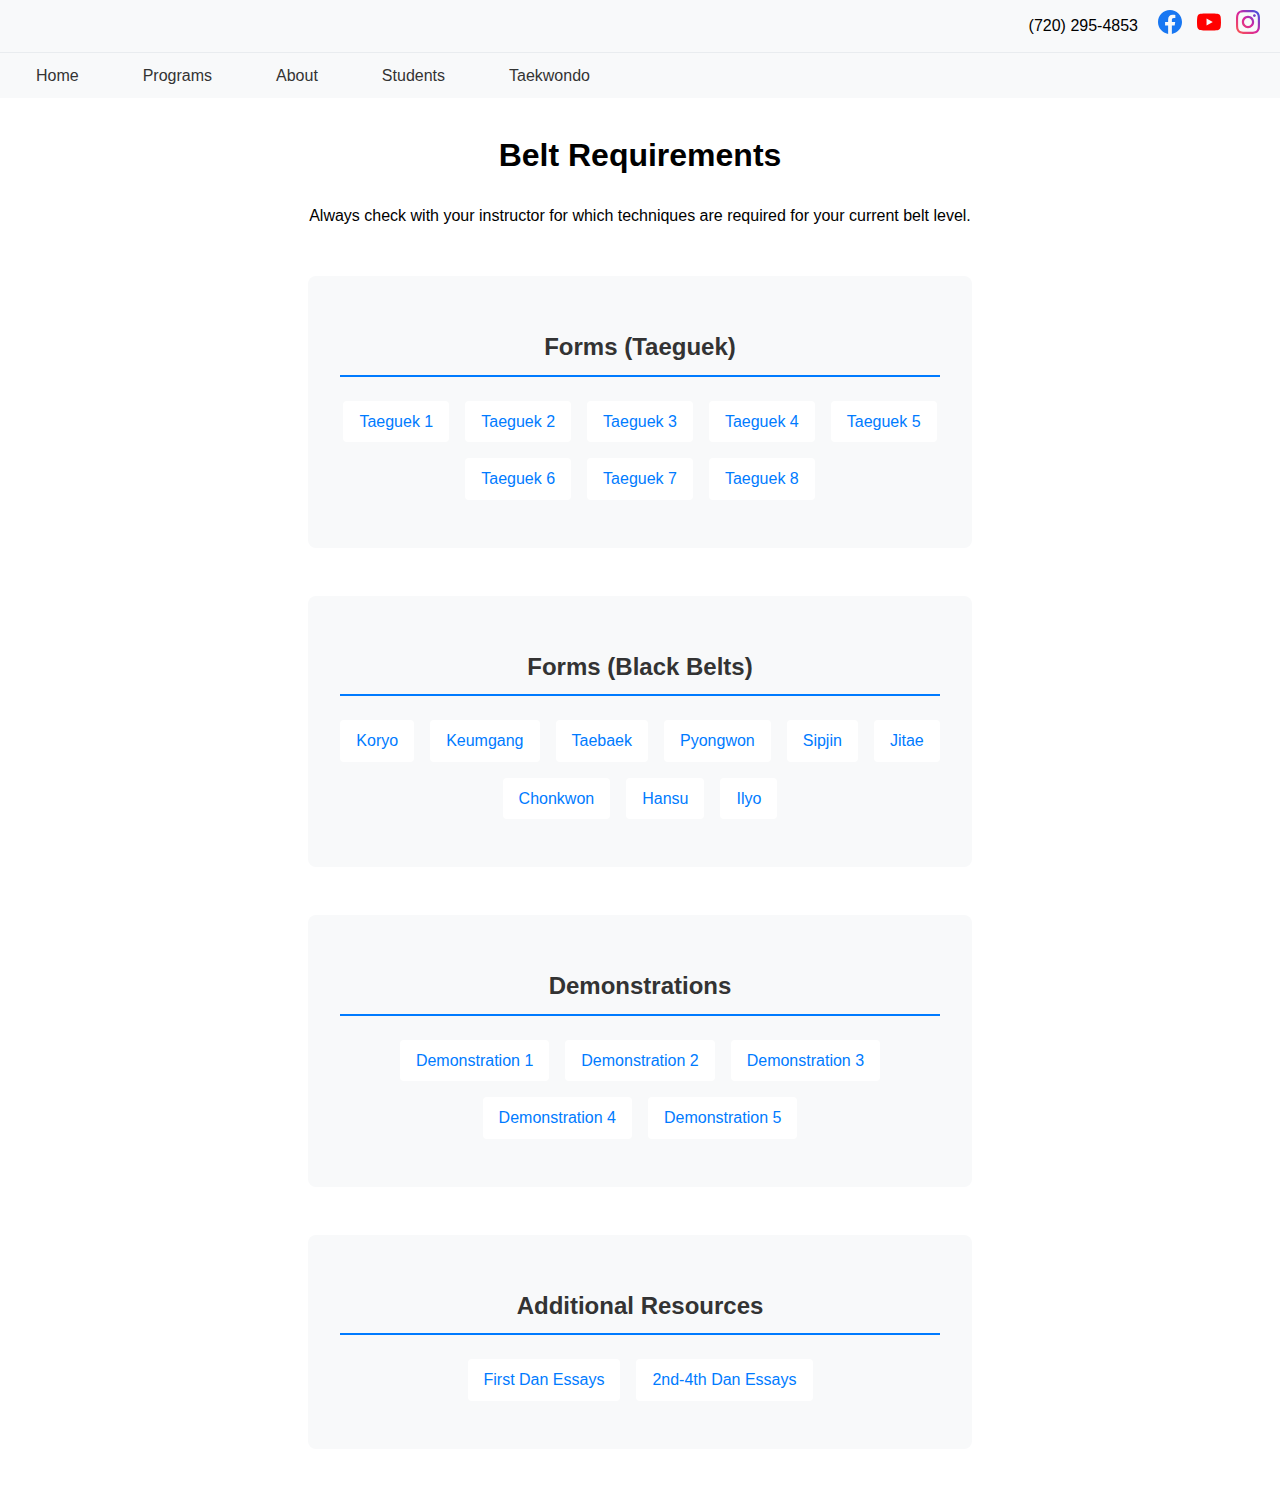
<file: pages/students/requirements.html>
<!DOCTYPE html>
<html lang="en">
<head>
    <meta charset="UTF-8">
    <meta name="viewport" content="width=device-width, initial-scale=1.0">
    <title>Requirements - Martial Arts</title>
    <link rel="stylesheet" href="../../index.css">
</head>
<body>
    <main>
        <div class="include-html" data-component="header"></div>
        
        <div class="program-detail">
            <h1>Belt Requirements</h1>
        
            <div class="requirements-intro">
                <p>Always check with your instructor for which techniques are required for your current belt level.</p>
        
            </div>
            
            <div class="requirements-section">
                <h2>Forms (Taeguek)</h2>
                <ul class="video-links">
                    <li><a href="http://www.youtube.com/watch?v=MDrNXuqTeE0">Taeguek 1</a></li>
                    <li><a href="http://www.youtube.com/watch?v=TkMQSBanLUk">Taeguek 2</a></li>
                    <li><a href="http://www.youtube.com/watch?v=CxKala6GhsA">Taeguek 3</a></li>
                    <li><a href="http://www.youtube.com/watch?v=m5VPW-gRvAI">Taeguek 4</a></li>
                    <li><a href="http://www.youtube.com/watch?v=qNpQpJLHyUg">Taeguek 5</a></li>
                    <li><a href="http://www.youtube.com/watch?v=gzae5gZEgcU">Taeguek 6</a></li>
                    <li><a href="http://www.youtube.com/watch?v=F-kDzz1_oqQ">Taeguek 7</a></li>
                    <li><a href="http://www.youtube.com/watch?v=pxZQUm5SYjQ">Taeguek 8</a></li>
                </ul>
            </div>

            <div class="requirements-section">
                <h2>Forms (Black Belts)</h2>
                <ul class="video-links">
                    <li><a href="https://www.youtube.com/watch?v=vwlWJ49awR0">Koryo</a></li>
                    <li><a href="https://www.youtube.com/watch?v=4wiNGvtt0R4">Keumgang</a></li>
                    <li><a href="https://www.youtube.com/watch?v=7C30IOc0A6M">Taebaek</a></li>
                    <li><a href="https://www.youtube.com/watch?v=CcUoB73hDb0">Pyongwon</a></li>
                    <li><a href="https://www.youtube.com/watch?v=8cBb6IJUkCw">Sipjin</a></li>
                    <li><a href="https://www.youtube.com/watch?v=hfdeORu6NPI">Jitae</a></li>
                    <li><a href="https://www.youtube.com/watch?v=XppNwlEQSyM">Chonkwon</a></li>
                    <li><a href="https://www.youtube.com/watch?v=x3gTCuRN_L8">Hansu</a></li>
                    <li><a href="https://www.youtube.com/watch?v=Bi7K7s9KJK4">Ilyo</a></li>
                </ul>
            </div>
            
            <div class="requirements-section">
                <h2>Demonstrations</h2>
                <ul class="video-links">
                    <li><a href="http://www.youtube.com/watch?v=cSD0DefT79E">Demonstration 1</a></li>
                    <li><a href="http://www.youtube.com/watch?v=Xwta8TrNZkQ">Demonstration 2</a></li>
                    <li><a href="http://www.youtube.com/watch?v=G77d0T1ZPzo">Demonstration 3</a></li>
                    <li><a href="http://www.youtube.com/watch?v=WX_EWBU81-g">Demonstration 4</a></li>
                    <li><a href="http://www.youtube.com/watch?v=S7kpQlhNXBI">Demonstration 5</a></li>
                </ul>
            </div>
            
            <div class="requirements-section">
                <h2>Additional Resources</h2>
                <ul class="resource-links">
                    <li><a href="http://www.kattaekwondo.com/files/Black%20Belt%20Ap.doc">First Dan Essays</a></li>
                    <li><a href="https://www.dropbox.com/s/580882mwk6lq73c/black%20belt%20essay%202nd%20up.doc?dl=0">2nd-4th Dan Essays</a></li>
                </ul>
            </div>
        </div>
    </main>

    <script src="../../js/components.js"></script>
    <script>
        includeHTML();
    </script>
</body>
</html>
</file>
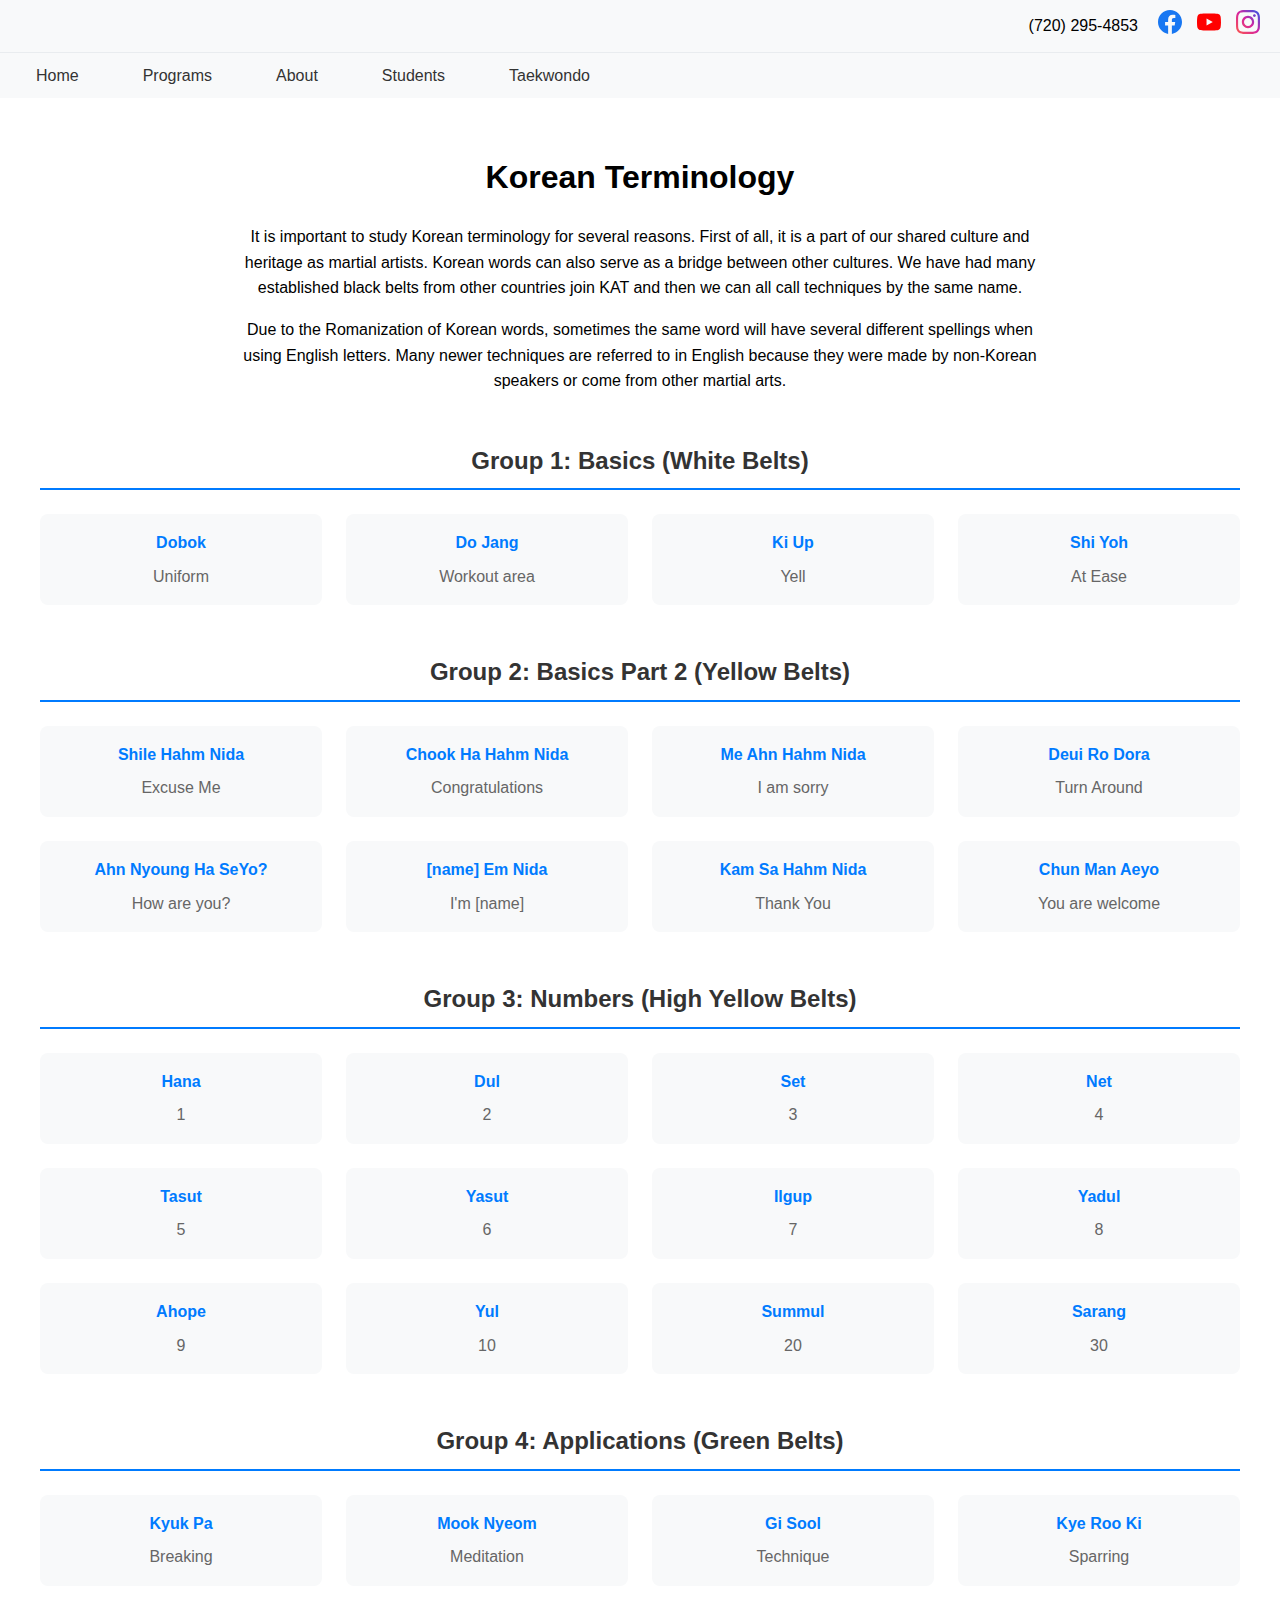
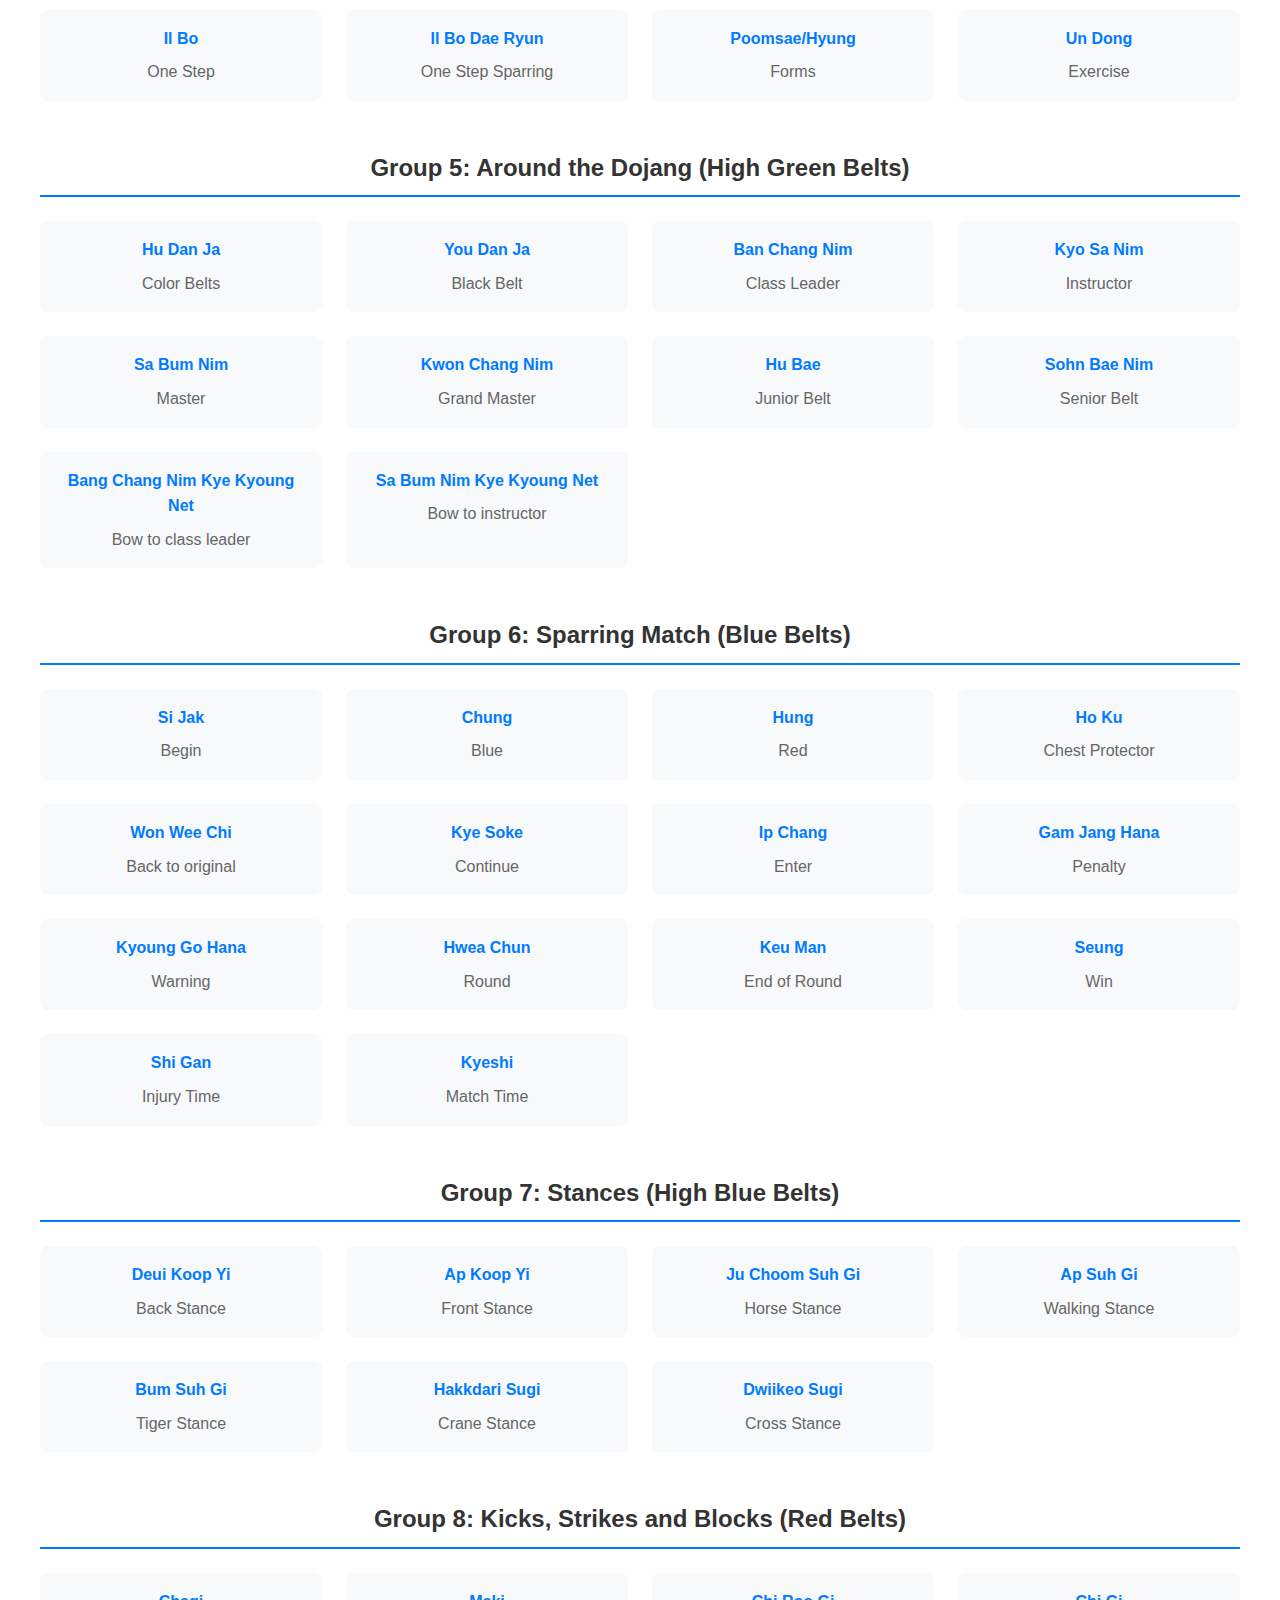
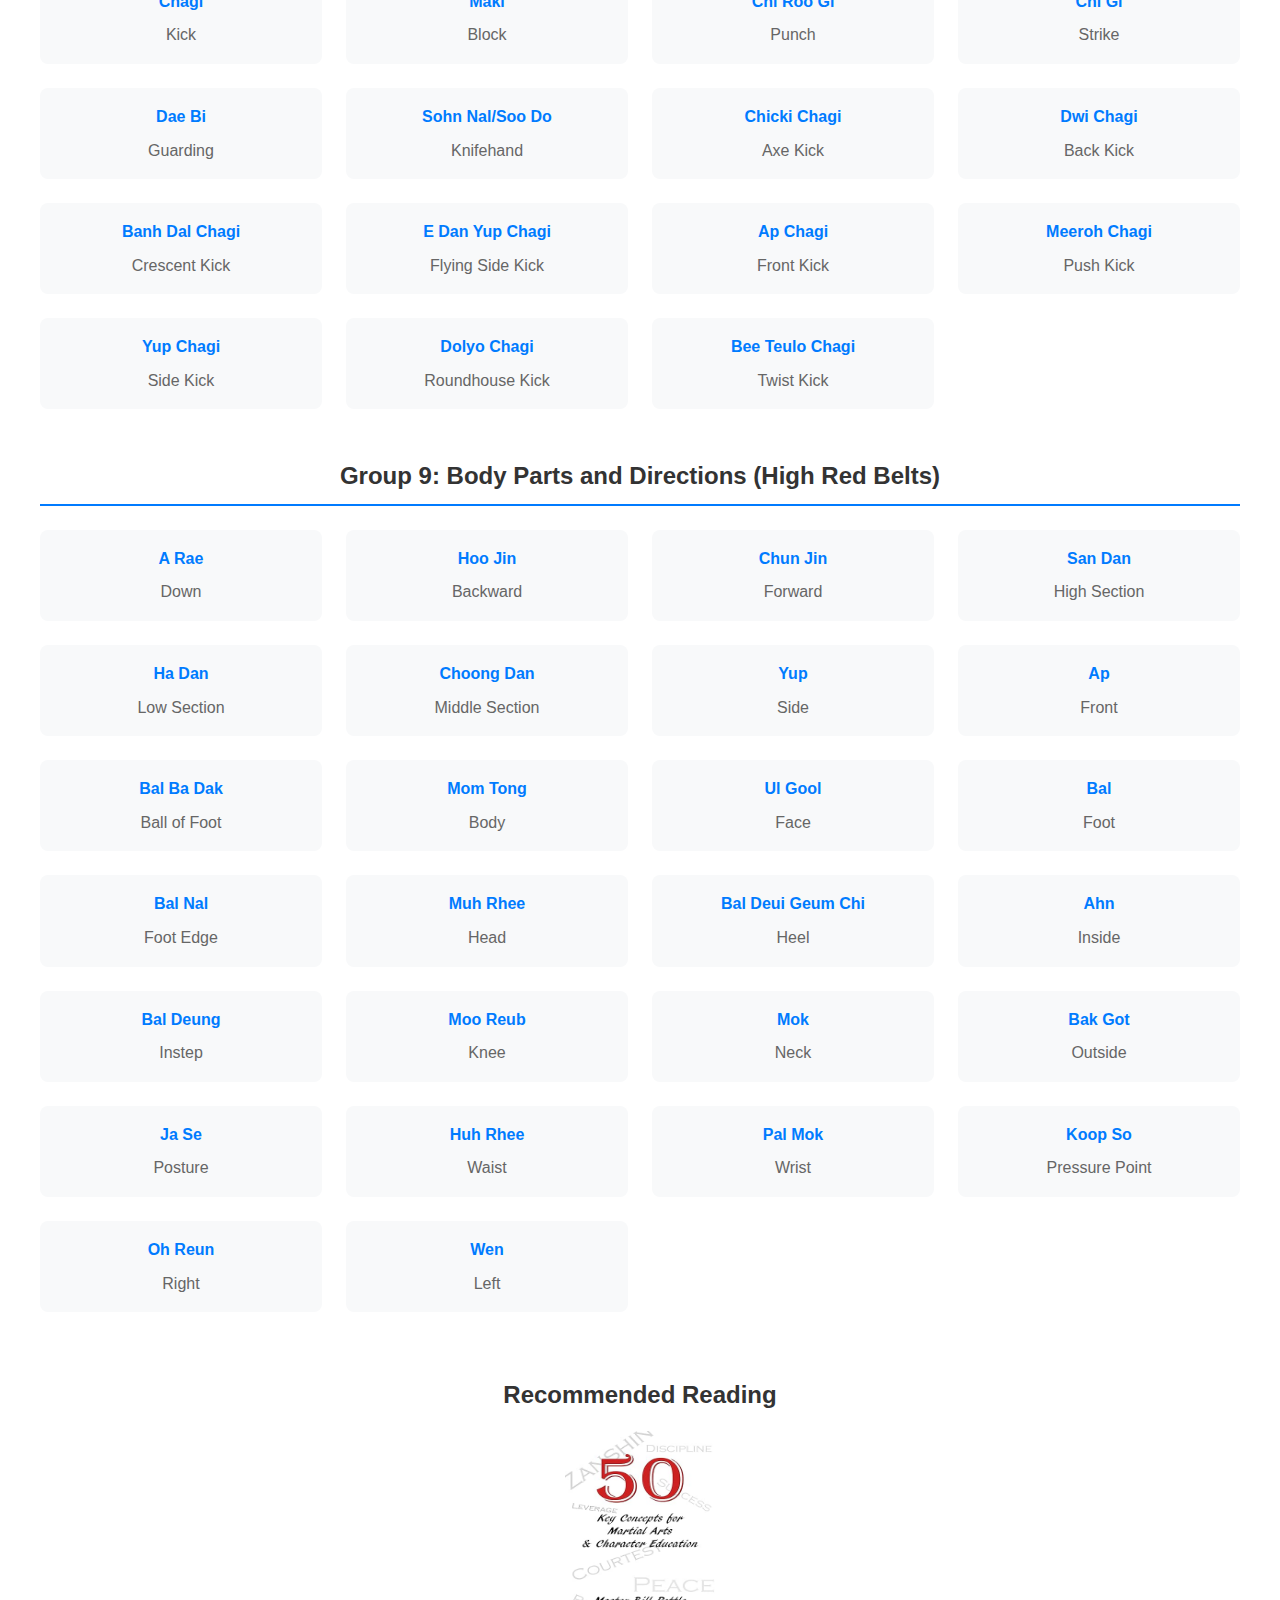
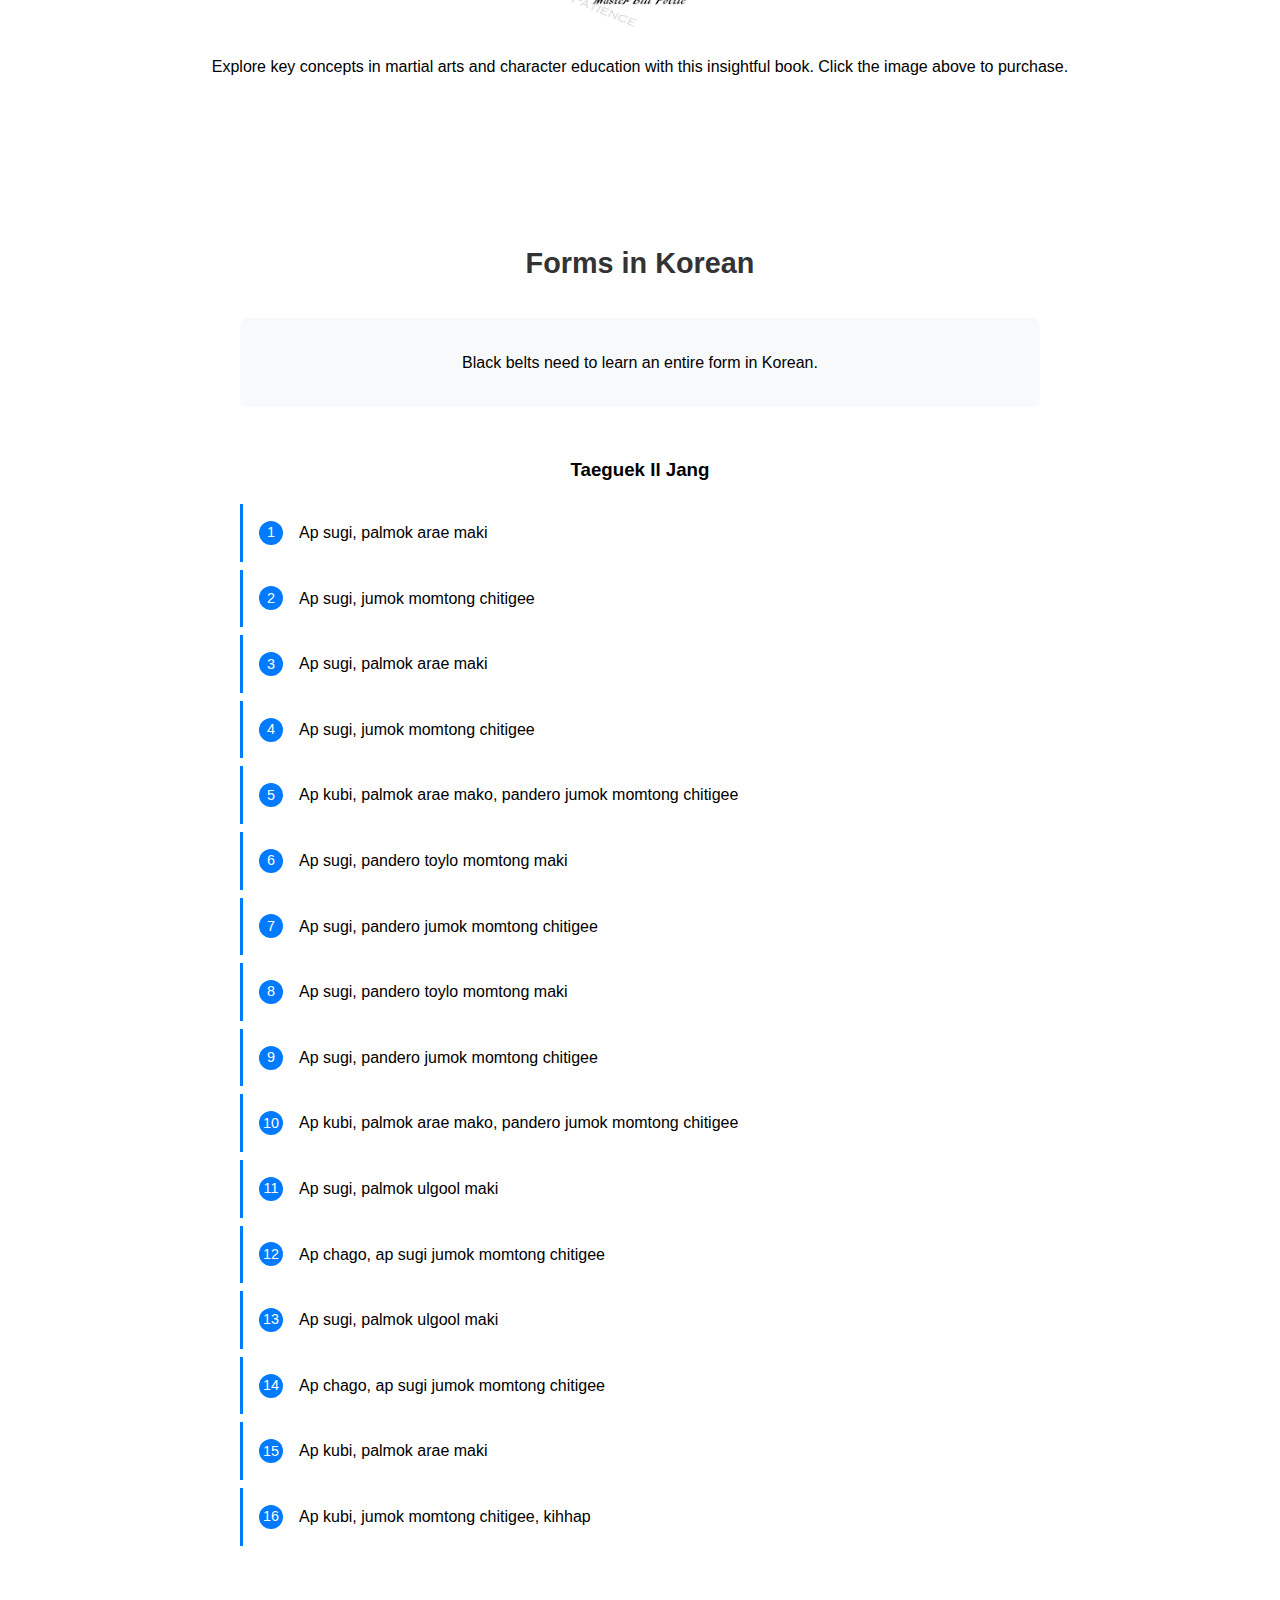
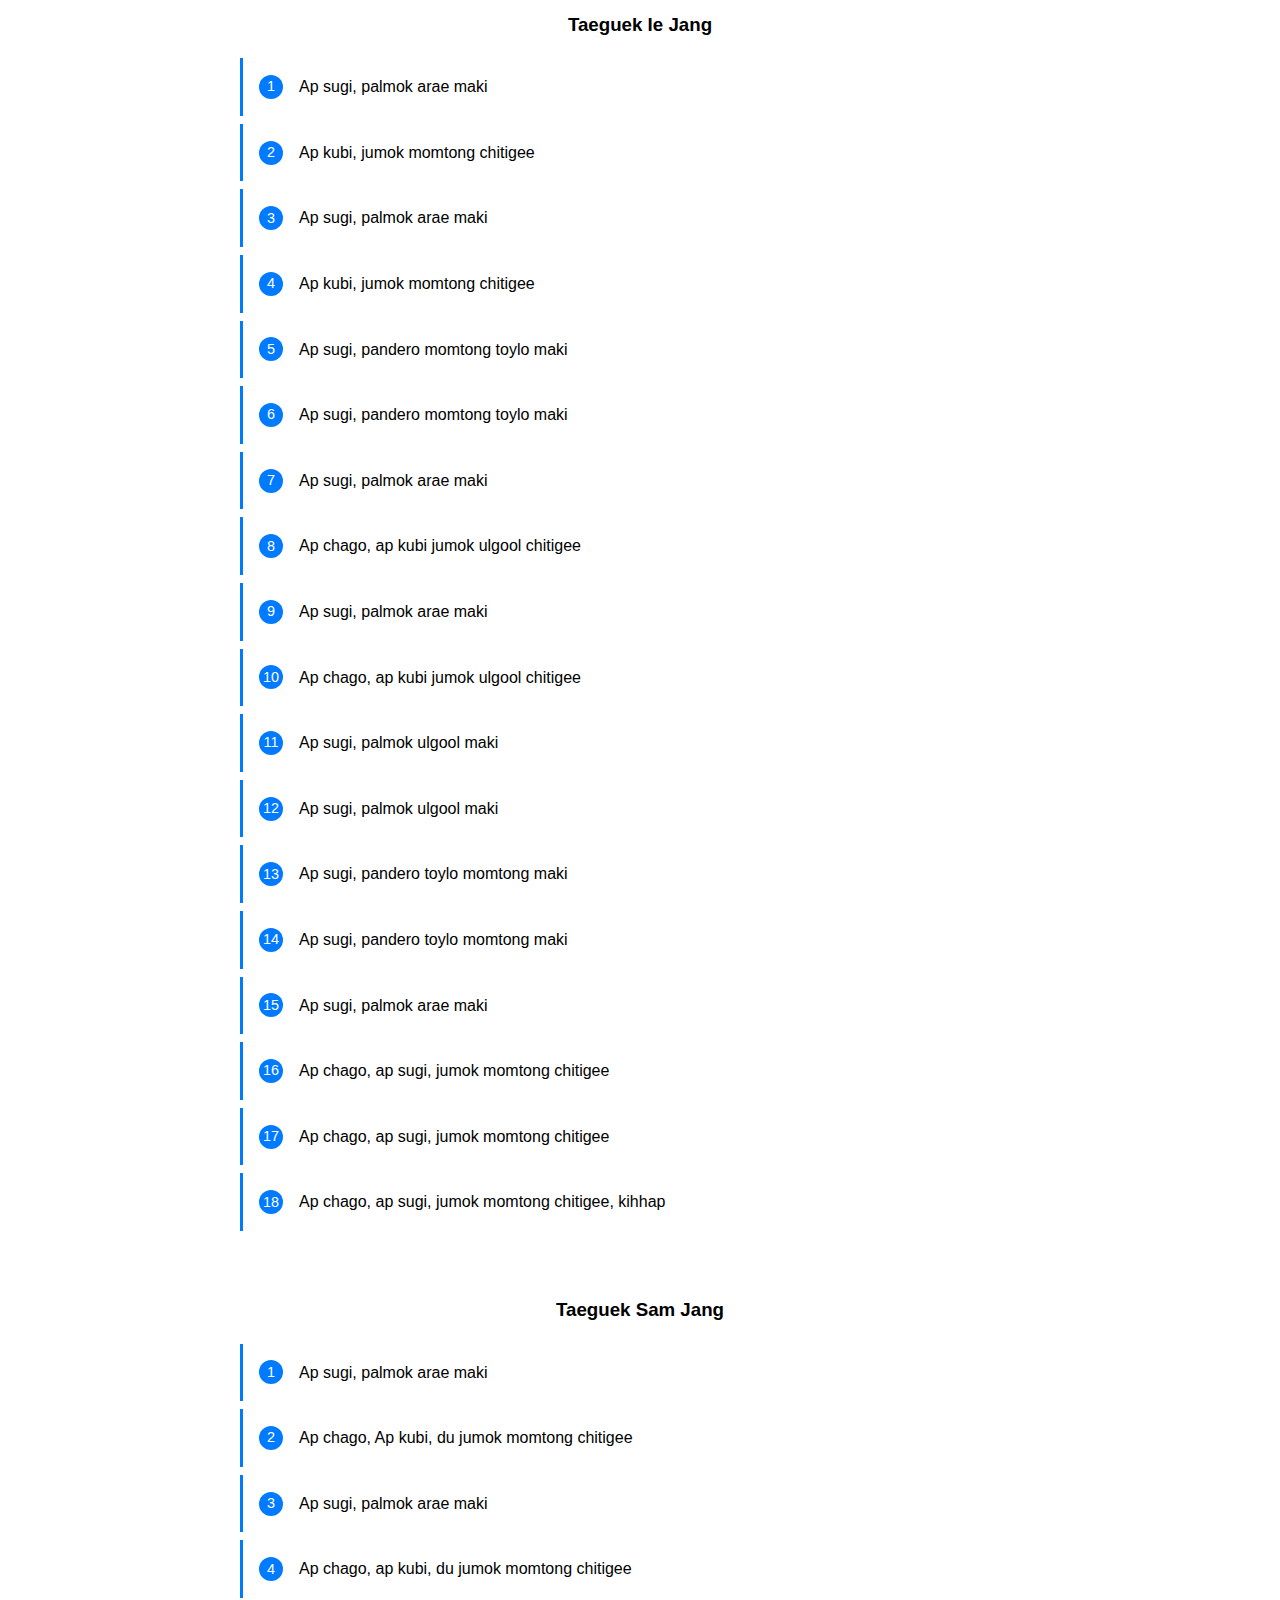
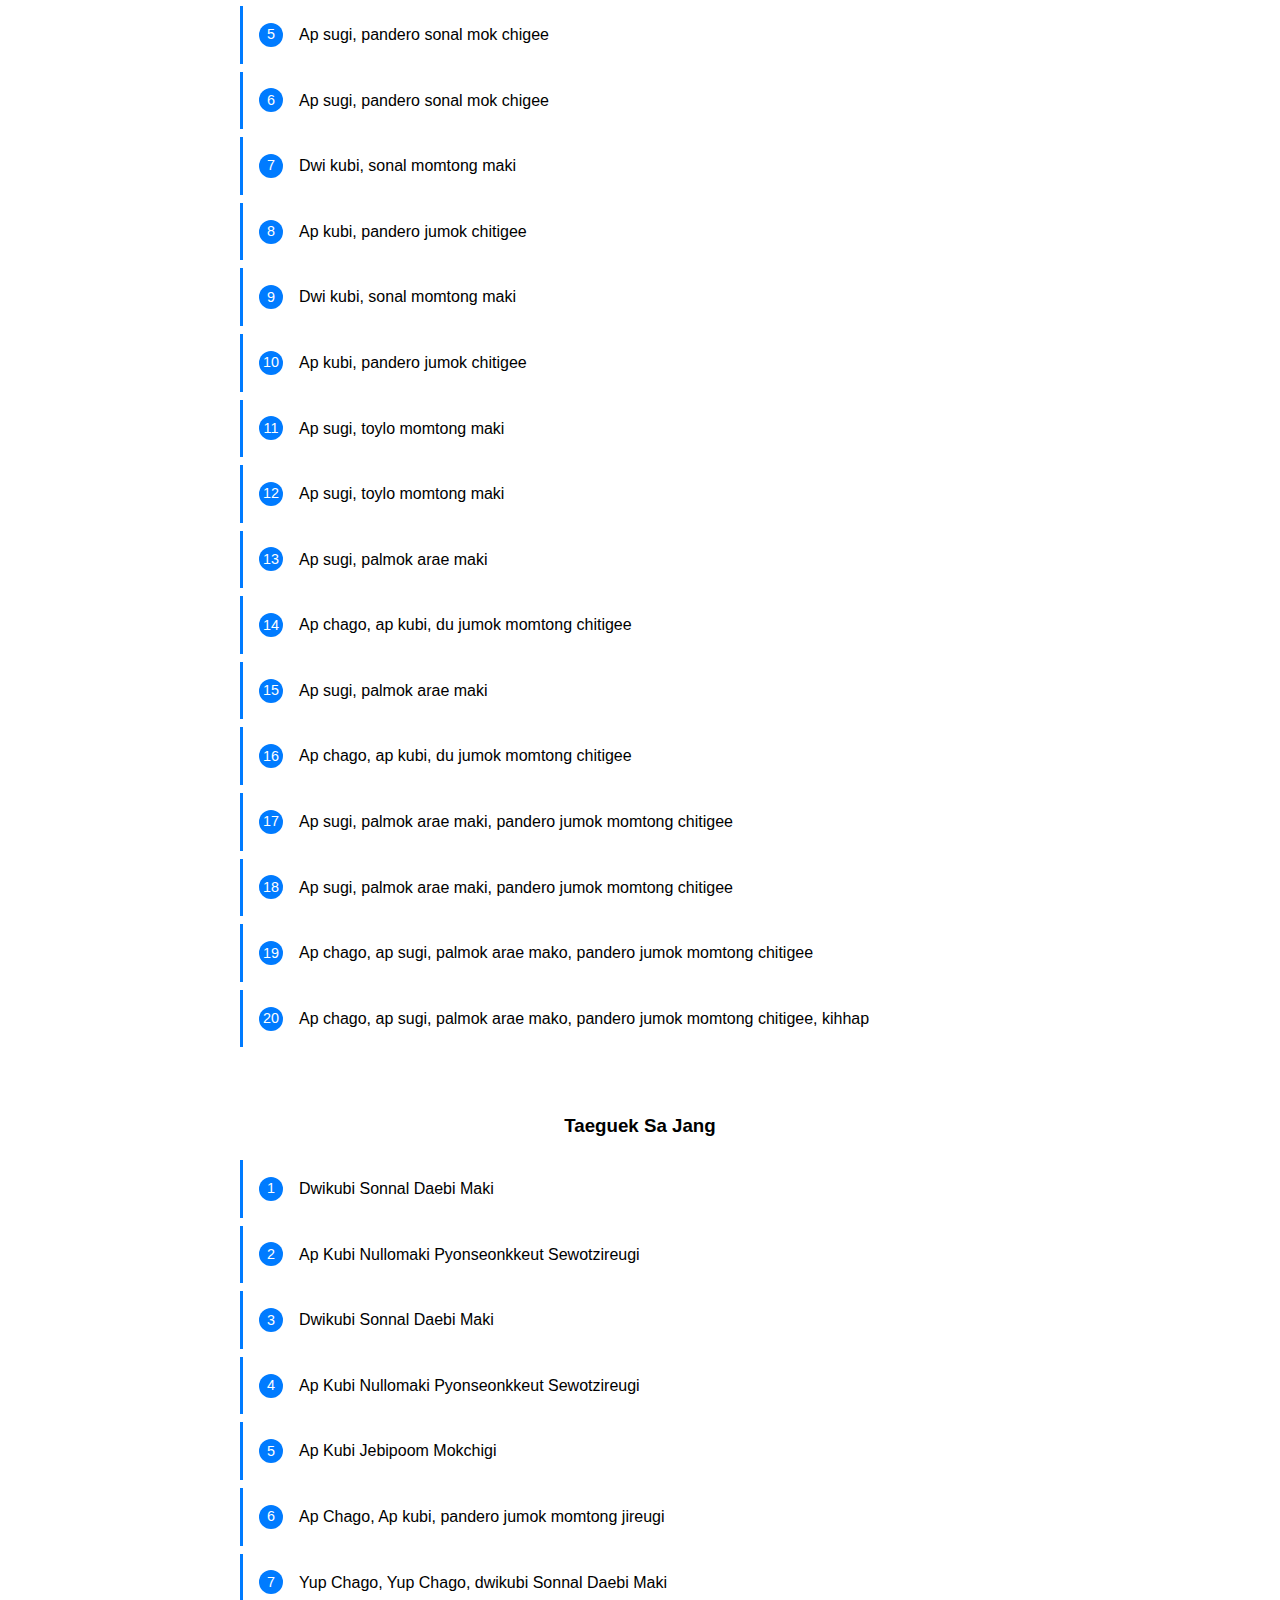
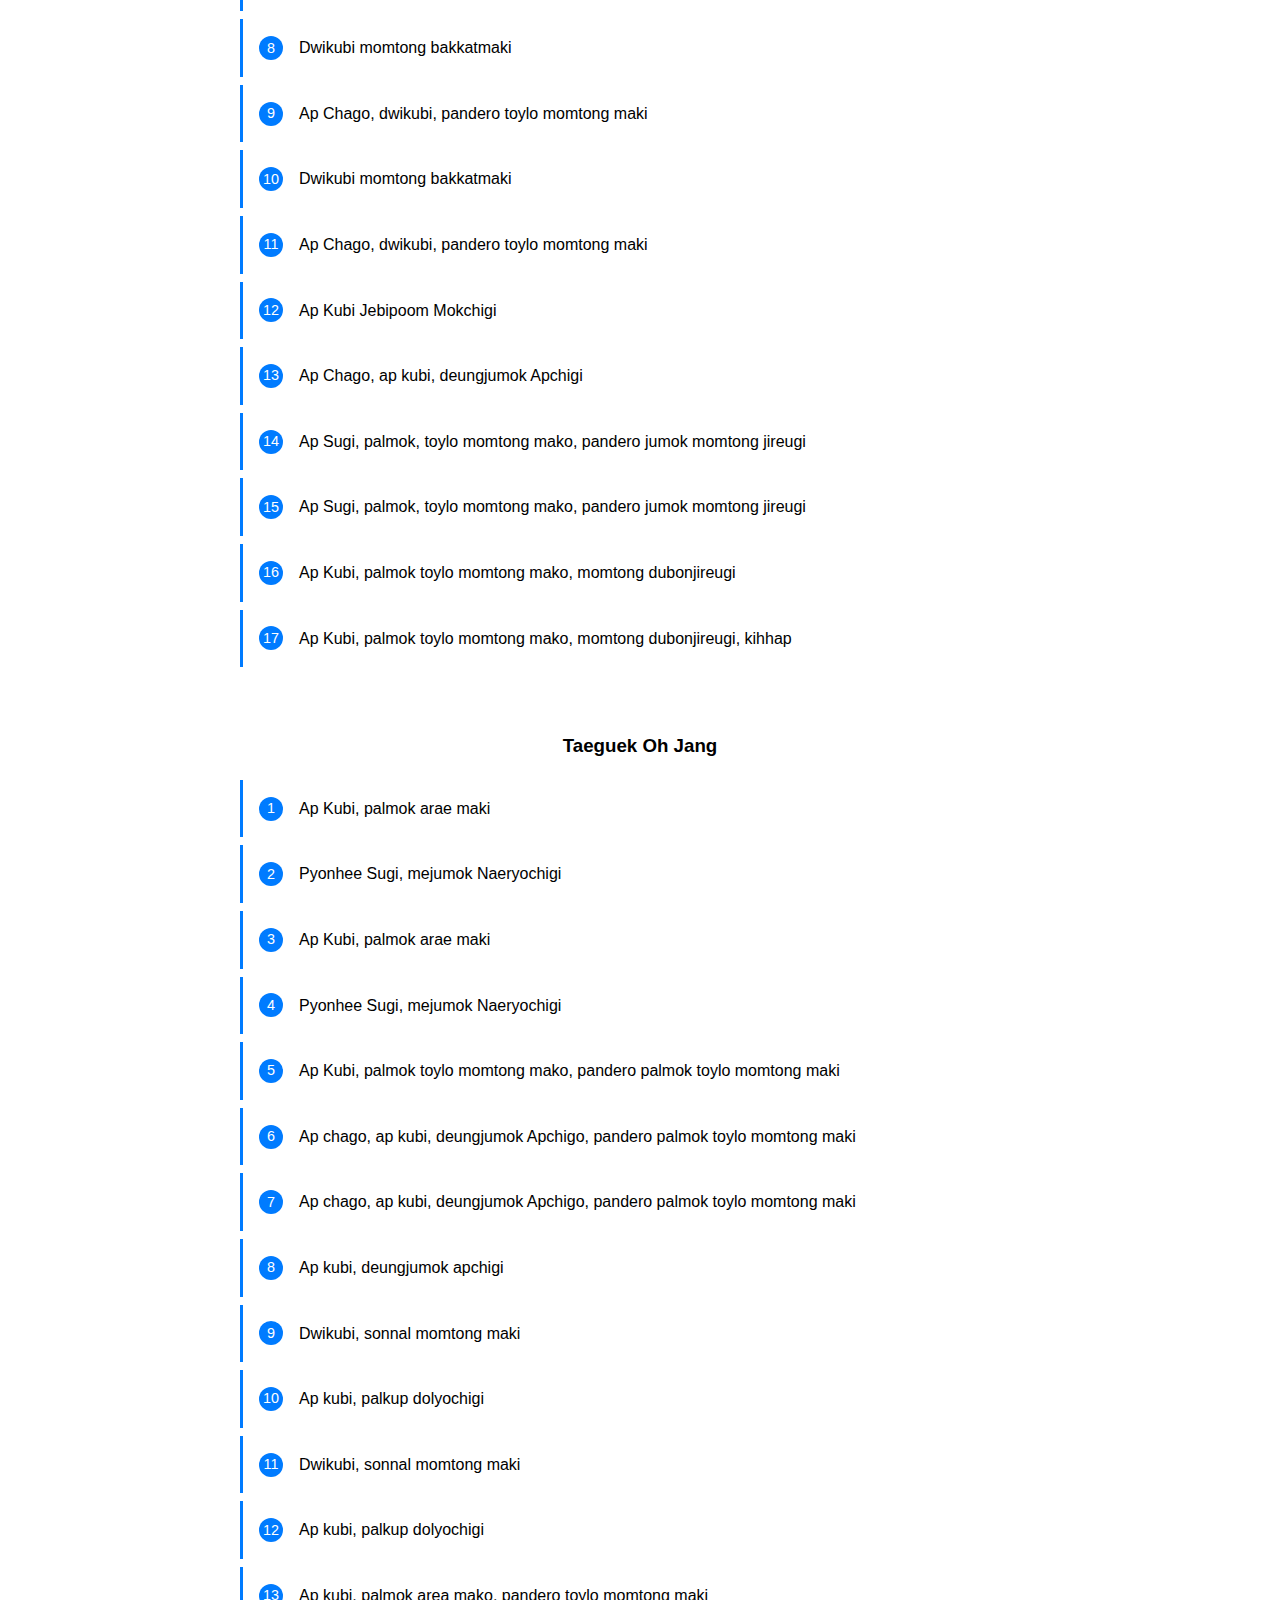
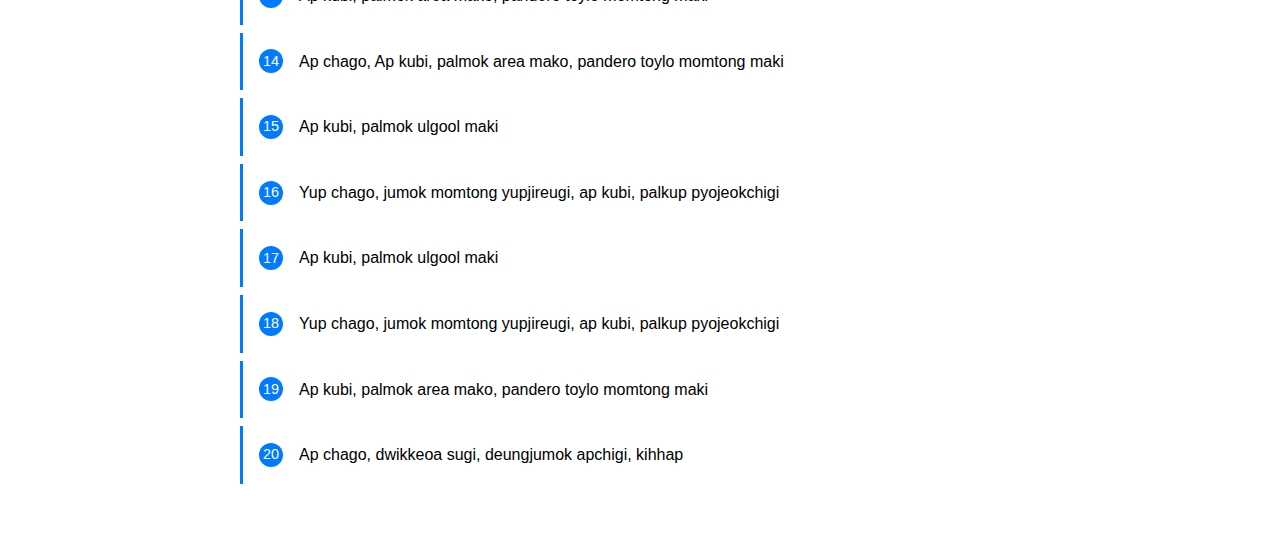
<file: pages/students/terminology.html>
<!DOCTYPE html>
<html lang="en">
<head>
    <meta charset="UTF-8">
    <meta name="viewport" content="width=device-width, initial-scale=1.0">
    <title>Korean Terminology - Korean Academy of Taekwondo</title>
    <link rel="stylesheet" href="../../index.css">
</head>
<body>
    <main>
        <div class="include-html" data-component="header"></div>
        
        <div class="terminology-content">
            <h1>Korean Terminology</h1>
            
            <div class="terminology-intro">
                <p>It is important to study Korean terminology for several reasons. First of all, it is a part of our 
                shared culture and heritage as martial artists. Korean words can also serve as a bridge between other cultures. 
                We have had many established black belts from other countries join KAT and then we can all call techniques 
                by the same name.</p>
                
                <p>Due to the Romanization of Korean words, sometimes the same word will have several different spellings 
                when using English letters. Many newer techniques are referred to in English because they were made by 
                non-Korean speakers or come from other martial arts.</p>
            </div>

            <div class="terminology-group">
                <h2>Group 1: Basics (White Belts)</h2>
                <div class="term-grid">
                    <div class="term-item">
                        <span class="korean">Dobok</span>
                        <span class="english">Uniform</span>
                    </div>
                    <div class="term-item">
                        <span class="korean">Do Jang</span>
                        <span class="english">Workout area</span>
                    </div>
                    <div class="term-item">
                        <span class="korean">Ki Up</span>
                        <span class="english">Yell</span>
                    </div>
                    <div class="term-item">
                        <span class="korean">Shi Yoh</span>
                        <span class="english">At Ease</span>
                    </div>
                </div>
            </div>

            <div class="terminology-group">
                <h2>Group 2: Basics Part 2 (Yellow Belts)</h2>
                <div class="term-grid">
                    <div class="term-item">
                        <span class="korean">Shile Hahm Nida</span>
                        <span class="english">Excuse Me</span>
                    </div>
                    <div class="term-item">
                        <span class="korean">Chook Ha Hahm Nida</span>
                        <span class="english">Congratulations</span>
                    </div>
                    <div class="term-item">
                        <span class="korean">Me Ahn Hahm Nida</span>
                        <span class="english">I am sorry</span>
                    </div>
                    <div class="term-item">
                        <span class="korean">Deui Ro Dora</span>
                        <span class="english">Turn Around</span>
                    </div>
                    <div class="term-item">
                        <span class="korean">Ahn Nyoung Ha SeYo?</span>
                        <span class="english">How are you?</span>
                    </div>
                    <div class="term-item">
                        <span class="korean">[name] Em Nida</span>
                        <span class="english">I'm [name]</span>
                    </div>
                    <div class="term-item">
                        <span class="korean">Kam Sa Hahm Nida</span>
                        <span class="english">Thank You</span>
                    </div>
                    <div class="term-item">
                        <span class="korean">Chun Man Aeyo</span>
                        <span class="english">You are welcome</span>
                    </div>
                </div>
            </div>

            <div class="terminology-group">
                <h2>Group 3: Numbers (High Yellow Belts)</h2>
                <div class="term-grid">
                    <div class="term-item">
                        <span class="korean">Hana</span>
                        <span class="english">1</span>
                    </div>
                    <div class="term-item">
                        <span class="korean">Dul</span>
                        <span class="english">2</span>
                    </div>
                    <div class="term-item">
                        <span class="korean">Set</span>
                        <span class="english">3</span>
                    </div>
                    <div class="term-item">
                        <span class="korean">Net</span>
                        <span class="english">4</span>
                    </div>
                    <div class="term-item">
                        <span class="korean">Tasut</span>
                        <span class="english">5</span>
                    </div>
                    <div class="term-item">
                        <span class="korean">Yasut</span>
                        <span class="english">6</span>
                    </div>
                    <div class="term-item">
                        <span class="korean">Ilgup</span>
                        <span class="english">7</span>
                    </div>
                    <div class="term-item">
                        <span class="korean">Yadul</span>
                        <span class="english">8</span>
                    </div>
                    <div class="term-item">
                        <span class="korean">Ahope</span>
                        <span class="english">9</span>
                    </div>
                    <div class="term-item">
                        <span class="korean">Yul</span>
                        <span class="english">10</span>
                    </div>
                    <div class="term-item">
                        <span class="korean">Summul</span>
                        <span class="english">20</span>
                    </div>
                    <div class="term-item">
                        <span class="korean">Sarang</span>
                        <span class="english">30</span>
                    </div>
                </div>
            </div>

            <div class="terminology-group">
                <h2>Group 4: Applications (Green Belts)</h2>
                <div class="term-grid">
                    <div class="term-item">
                        <span class="korean">Kyuk Pa</span>
                        <span class="english">Breaking</span>
                    </div>
                    <div class="term-item">
                        <span class="korean">Mook Nyeom</span>
                        <span class="english">Meditation</span>
                    </div>
                    <div class="term-item">
                        <span class="korean">Gi Sool</span>
                        <span class="english">Technique</span>
                    </div>
                    <div class="term-item">
                        <span class="korean">Kye Roo Ki</span>
                        <span class="english">Sparring</span>
                    </div>
                    <div class="term-item">
                        <span class="korean">Il Bo</span>
                        <span class="english">One Step</span>
                    </div>
                    <div class="term-item">
                        <span class="korean">Il Bo Dae Ryun</span>
                        <span class="english">One Step Sparring</span>
                    </div>
                    <div class="term-item">
                        <span class="korean">Poomsae/Hyung</span>
                        <span class="english">Forms</span>
                    </div>
                    <div class="term-item">
                        <span class="korean">Un Dong</span>
                        <span class="english">Exercise</span>
                    </div>
                </div>
            </div>

            <div class="terminology-group">
                <h2>Group 5: Around the Dojang (High Green Belts)</h2>
                <div class="term-grid">
                    <div class="term-item">
                        <span class="korean">Hu Dan Ja</span>
                        <span class="english">Color Belts</span>
                    </div>
                    <div class="term-item">
                        <span class="korean">You Dan Ja</span>
                        <span class="english">Black Belt</span>
                    </div>
                    <div class="term-item">
                        <span class="korean">Ban Chang Nim</span>
                        <span class="english">Class Leader</span>
                    </div>
                    <div class="term-item">
                        <span class="korean">Kyo Sa Nim</span>
                        <span class="english">Instructor</span>
                    </div>
                    <div class="term-item">
                        <span class="korean">Sa Bum Nim</span>
                        <span class="english">Master</span>
                    </div>
                    <div class="term-item">
                        <span class="korean">Kwon Chang Nim</span>
                        <span class="english">Grand Master</span>
                    </div>
                    <div class="term-item">
                        <span class="korean">Hu Bae</span>
                        <span class="english">Junior Belt</span>
                    </div>
                    <div class="term-item">
                        <span class="korean">Sohn Bae Nim</span>
                        <span class="english">Senior Belt</span>
                    </div>
                    <div class="term-item">
                        <span class="korean">Bang Chang Nim Kye Kyoung Net</span>
                        <span class="english">Bow to class leader</span>
                    </div>
                    <div class="term-item">
                        <span class="korean">Sa Bum Nim Kye Kyoung Net</span>
                        <span class="english">Bow to instructor</span>
                    </div>
                </div>
            </div>

            <div class="terminology-group">
                <h2>Group 6: Sparring Match (Blue Belts)</h2>
                <div class="term-grid">
                    <div class="term-item">
                        <span class="korean">Si Jak</span>
                        <span class="english">Begin</span>
                    </div>
                    <div class="term-item">
                        <span class="korean">Chung</span>
                        <span class="english">Blue</span>
                    </div>
                    <div class="term-item">
                        <span class="korean">Hung</span>
                        <span class="english">Red</span>
                    </div>
                    <div class="term-item">
                        <span class="korean">Ho Ku</span>
                        <span class="english">Chest Protector</span>
                    </div>
                    <div class="term-item">
                        <span class="korean">Won Wee Chi</span>
                        <span class="english">Back to original</span>
                    </div>
                    <div class="term-item">
                        <span class="korean">Kye Soke</span>
                        <span class="english">Continue</span>
                    </div>
                    <div class="term-item">
                        <span class="korean">Ip Chang</span>
                        <span class="english">Enter</span>
                    </div>
                    <div class="term-item">
                        <span class="korean">Gam Jang Hana</span>
                        <span class="english">Penalty</span>
                    </div>
                    <div class="term-item">
                        <span class="korean">Kyoung Go Hana</span>
                        <span class="english">Warning</span>
                    </div>
                    <div class="term-item">
                        <span class="korean">Hwea Chun</span>
                        <span class="english">Round</span>
                    </div>
                    <div class="term-item">
                        <span class="korean">Keu Man</span>
                        <span class="english">End of Round</span>
                    </div>
                    <div class="term-item">
                        <span class="korean">Seung</span>
                        <span class="english">Win</span>
                    </div>
                    <div class="term-item">
                        <span class="korean">Shi Gan</span>
                        <span class="english">Injury Time</span>
                    </div>
                    <div class="term-item">
                        <span class="korean">Kyeshi</span>
                        <span class="english">Match Time</span>
                    </div>
                </div>
            </div>

            <div class="terminology-group">
                <h2>Group 7: Stances (High Blue Belts)</h2>
                <div class="term-grid">
                    <div class="term-item">
                        <span class="korean">Deui Koop Yi</span>
                        <span class="english">Back Stance</span>
                    </div>
                    <div class="term-item">
                        <span class="korean">Ap Koop Yi</span>
                        <span class="english">Front Stance</span>
                    </div>
                    <div class="term-item">
                        <span class="korean">Ju Choom Suh Gi</span>
                        <span class="english">Horse Stance</span>
                    </div>
                    <div class="term-item">
                        <span class="korean">Ap Suh Gi</span>
                        <span class="english">Walking Stance</span>
                    </div>
                    <div class="term-item">
                        <span class="korean">Bum Suh Gi</span>
                        <span class="english">Tiger Stance</span>
                    </div>
                    <div class="term-item">
                        <span class="korean">Hakkdari Sugi</span>
                        <span class="english">Crane Stance</span>
                    </div>
                    <div class="term-item">
                        <span class="korean">Dwiikeo Sugi</span>
                        <span class="english">Cross Stance</span>
                    </div>
                </div>
            </div>

            <div class="terminology-group">
                <h2>Group 8: Kicks, Strikes and Blocks (Red Belts)</h2>
                <div class="term-grid">
                    <div class="term-item">
                        <span class="korean">Chagi</span>
                        <span class="english">Kick</span>
                    </div>
                    <div class="term-item">
                        <span class="korean">Maki</span>
                        <span class="english">Block</span>
                    </div>
                    <div class="term-item">
                        <span class="korean">Chi Roo Gi</span>
                        <span class="english">Punch</span>
                    </div>
                    <div class="term-item">
                        <span class="korean">Chi Gi</span>
                        <span class="english">Strike</span>
                    </div>
                    <div class="term-item">
                        <span class="korean">Dae Bi</span>
                        <span class="english">Guarding</span>
                    </div>
                    <div class="term-item">
                        <span class="korean">Sohn Nal/Soo Do</span>
                        <span class="english">Knifehand</span>
                    </div>
                    <div class="term-item">
                        <span class="korean">Chicki Chagi</span>
                        <span class="english">Axe Kick</span>
                    </div>
                    <div class="term-item">
                        <span class="korean">Dwi Chagi</span>
                        <span class="english">Back Kick</span>
                    </div>
                    <div class="term-item">
                        <span class="korean">Banh Dal Chagi</span>
                        <span class="english">Crescent Kick</span>
                    </div>
                    <div class="term-item">
                        <span class="korean">E Dan Yup Chagi</span>
                        <span class="english">Flying Side Kick</span>
                    </div>
                    <div class="term-item">
                        <span class="korean">Ap Chagi</span>
                        <span class="english">Front Kick</span>
                    </div>
                    <div class="term-item">
                        <span class="korean">Meeroh Chagi</span>
                        <span class="english">Push Kick</span>
                    </div>
                    <div class="term-item">
                        <span class="korean">Yup Chagi</span>
                        <span class="english">Side Kick</span>
                    </div>
                    <div class="term-item">
                        <span class="korean">Dolyo Chagi</span>
                        <span class="english">Roundhouse Kick</span>
                    </div>
                    <div class="term-item">
                        <span class="korean">Bee Teulo Chagi</span>
                        <span class="english">Twist Kick</span>
                    </div>
                </div>
            </div>

            <div class="terminology-group">
                <h2>Group 9: Body Parts and Directions (High Red Belts)</h2>
                <div class="term-grid">
                    <div class="term-item">
                        <span class="korean">A Rae</span>
                        <span class="english">Down</span>
                    </div>
                    <div class="term-item">
                        <span class="korean">Hoo Jin</span>
                        <span class="english">Backward</span>
                    </div>
                    <div class="term-item">
                        <span class="korean">Chun Jin</span>
                        <span class="english">Forward</span>
                    </div>
                    <div class="term-item">
                        <span class="korean">San Dan</span>
                        <span class="english">High Section</span>
                    </div>
                    <div class="term-item">
                        <span class="korean">Ha Dan</span>
                        <span class="english">Low Section</span>
                    </div>
                    <div class="term-item">
                        <span class="korean">Choong Dan</span>
                        <span class="english">Middle Section</span>
                    </div>
                    <div class="term-item">
                        <span class="korean">Yup</span>
                        <span class="english">Side</span>
                    </div>
                    <div class="term-item">
                        <span class="korean">Ap</span>
                        <span class="english">Front</span>
                    </div>
                    <div class="term-item">
                        <span class="korean">Bal Ba Dak</span>
                        <span class="english">Ball of Foot</span>
                    </div>
                    <div class="term-item">
                        <span class="korean">Mom Tong</span>
                        <span class="english">Body</span>
                    </div>
                    <div class="term-item">
                        <span class="korean">Ul Gool</span>
                        <span class="english">Face</span>
                    </div>
                    <div class="term-item">
                        <span class="korean">Bal</span>
                        <span class="english">Foot</span>
                    </div>
                    <div class="term-item">
                        <span class="korean">Bal Nal</span>
                        <span class="english">Foot Edge</span>
                    </div>
                    <div class="term-item">
                        <span class="korean">Muh Rhee</span>
                        <span class="english">Head</span>
                    </div>
                    <div class="term-item">
                        <span class="korean">Bal Deui Geum Chi</span>
                        <span class="english">Heel</span>
                    </div>
                    <div class="term-item">
                        <span class="korean">Ahn</span>
                        <span class="english">Inside</span>
                    </div>
                    <div class="term-item">
                        <span class="korean">Bal Deung</span>
                        <span class="english">Instep</span>
                    </div>
                    <div class="term-item">
                        <span class="korean">Moo Reub</span>
                        <span class="english">Knee</span>
                    </div>
                    <div class="term-item">
                        <span class="korean">Mok</span>
                        <span class="english">Neck</span>
                    </div>
                    <div class="term-item">
                        <span class="korean">Bak Got</span>
                        <span class="english">Outside</span>
                    </div>
                    <div class="term-item">
                        <span class="korean">Ja Se</span>
                        <span class="english">Posture</span>
                    </div>
                    <div class="term-item">
                        <span class="korean">Huh Rhee</span>
                        <span class="english">Waist</span>
                    </div>
                    <div class="term-item">
                        <span class="korean">Pal Mok</span>
                        <span class="english">Wrist</span>
                    </div>
                    <div class="term-item">
                        <span class="korean">Koop So</span>
                        <span class="english">Pressure Point</span>
                    </div>
                    <div class="term-item">
                        <span class="korean">Oh Reun</span>
                        <span class="english">Right</span>
                    </div>
                    <div class="term-item">
                        <span class="korean">Wen</span>
                        <span class="english">Left</span>
                    </div>
                </div>
            </div>

            <div class="book-section">
                <h2>Recommended Reading</h2>
                <a href="https://www.amazon.com/50-Words-Concepts-Character-Education-ebook/dp/B00CMUEYSU/" target="_blank">
                    <img src="../../images/50words.jpg" alt="50 Words: Key Concepts for Martial Arts and Character Education" class="book-image">
                </a>
                <p>Explore key concepts in martial arts and character education with this insightful book. Click the image above to purchase.</p>
            </div>
        </div>
        <div class="forms-section">
            <h2>Forms in Korean</h2>
            
            <div class="intro">
                <p>Black belts need to learn an entire form in Korean.</p>
            </div>
            
            <h3>Taeguek Il Jang</h3>
            <ul class="form-steps">
                <li class="form-step">Ap sugi, palmok arae maki</li>
                <li class="form-step">Ap sugi, jumok momtong chitigee</li>
                <li class="form-step">Ap sugi, palmok arae maki</li>
                <li class="form-step">Ap sugi, jumok momtong chitigee</li>
                <li class="form-step">Ap kubi, palmok arae mako, pandero jumok momtong chitigee</li>
                <li class="form-step">Ap sugi, pandero toylo momtong maki</li>
                <li class="form-step">Ap sugi, pandero jumok momtong chitigee</li>
                <li class="form-step">Ap sugi, pandero toylo momtong maki</li>
                <li class="form-step">Ap sugi, pandero jumok momtong chitigee</li>
                <li class="form-step">Ap kubi, palmok arae mako, pandero jumok momtong chitigee</li>
                <li class="form-step">Ap sugi, palmok ulgool maki</li>
                <li class="form-step">Ap chago, ap sugi jumok momtong chitigee</li>
                <li class="form-step">Ap sugi, palmok ulgool maki</li>
                <li class="form-step">Ap chago, ap sugi jumok momtong chitigee</li>
                <li class="form-step">Ap kubi, palmok arae maki</li>
                <li class="form-step">Ap kubi, jumok momtong chitigee, kihhap</li>
            </ul>
        </div>
        
        <div class="forms-section">
            <h3>Taeguek Ie Jang</h3>
            <ul class="form-steps">
                <li class="form-step">Ap sugi, palmok arae maki</li>
                <li class="form-step">Ap kubi, jumok momtong chitigee</li>
                <li class="form-step">Ap sugi, palmok arae maki</li>
                <li class="form-step">Ap kubi, jumok momtong chitigee</li>
                <li class="form-step">Ap sugi, pandero momtong toylo maki</li>
                <li class="form-step">Ap sugi, pandero momtong toylo maki</li>
                <li class="form-step">Ap sugi, palmok arae maki</li>
                <li class="form-step">Ap chago, ap kubi jumok ulgool chitigee</li>
                <li class="form-step">Ap sugi, palmok arae maki</li>
                <li class="form-step">Ap chago, ap kubi jumok ulgool chitigee</li>
                <li class="form-step">Ap sugi, palmok ulgool maki</li>
                <li class="form-step">Ap sugi, palmok ulgool maki</li>
                <li class="form-step">Ap sugi, pandero toylo momtong maki</li>
                <li class="form-step">Ap sugi, pandero toylo momtong maki</li>
                <li class="form-step">Ap sugi, palmok arae maki</li>
                <li class="form-step">Ap chago, ap sugi, jumok momtong chitigee</li>
                <li class="form-step">Ap chago, ap sugi, jumok momtong chitigee</li>
                <li class="form-step">Ap chago, ap sugi, jumok momtong chitigee, kihhap</li>
            </ul>
        </div>
        
        <div class="forms-section">
            <h3>Taeguek Sam Jang</h3>
            <ul class="form-steps">
                <li class="form-step">Ap sugi, palmok arae maki</li>
                <li class="form-step">Ap chago, Ap kubi, du jumok momtong chitigee</li>
                <li class="form-step">Ap sugi, palmok arae maki</li>
                <li class="form-step">Ap chago, ap kubi, du jumok momtong chitigee</li>
                <li class="form-step">Ap sugi, pandero sonal mok chigee</li>
                <li class="form-step">Ap sugi, pandero sonal mok chigee</li>
                <li class="form-step">Dwi kubi, sonal momtong maki</li>
                <li class="form-step">Ap kubi, pandero jumok chitigee</li>
                <li class="form-step">Dwi kubi, sonal momtong maki</li>
                <li class="form-step">Ap kubi, pandero jumok chitigee</li>
                <li class="form-step">Ap sugi, toylo momtong maki</li>
                <li class="form-step">Ap sugi, toylo momtong maki</li>
                <li class="form-step">Ap sugi, palmok arae maki</li>
                <li class="form-step">Ap chago, ap kubi, du jumok momtong chitigee</li>
                <li class="form-step">Ap sugi, palmok arae maki</li>
                <li class="form-step">Ap chago, ap kubi, du jumok momtong chitigee</li>
                <li class="form-step">Ap sugi, palmok arae maki, pandero jumok momtong chitigee</li>
                <li class="form-step">Ap sugi, palmok arae maki, pandero jumok momtong chitigee</li>
                <li class="form-step">Ap chago, ap sugi, palmok arae mako, pandero jumok momtong chitigee</li>
                <li class="form-step">Ap chago, ap sugi, palmok arae mako, pandero jumok momtong chitigee, kihhap</li>
            </ul>
        </div>
        
        <div class="forms-section">
            <h3>Taeguek Sa Jang</h3>
            <ul class="form-steps">
                <li class="form-step">Dwikubi Sonnal Daebi Maki</li>
                <li class="form-step">Ap Kubi Nullomaki Pyonseonkkeut Sewotzireugi</li>
                <li class="form-step">Dwikubi Sonnal Daebi Maki</li>
                <li class="form-step">Ap Kubi Nullomaki Pyonseonkkeut Sewotzireugi</li>
                <li class="form-step">Ap Kubi Jebipoom Mokchigi</li>
                <li class="form-step">Ap Chago, Ap kubi, pandero jumok momtong jireugi</li>
                <li class="form-step">Yup Chago, Yup Chago, dwikubi Sonnal Daebi Maki</li>
                <li class="form-step">Dwikubi momtong bakkatmaki</li>
                <li class="form-step">Ap Chago, dwikubi, pandero toylo momtong maki</li>
                <li class="form-step">Dwikubi momtong bakkatmaki</li>
                <li class="form-step">Ap Chago, dwikubi, pandero toylo momtong maki</li>
                <li class="form-step">Ap Kubi Jebipoom Mokchigi</li>
                <li class="form-step">Ap Chago, ap kubi, deungjumok Apchigi</li>
                <li class="form-step">Ap Sugi, palmok, toylo momtong mako, pandero jumok momtong jireugi</li>
                <li class="form-step">Ap Sugi, palmok, toylo momtong mako, pandero jumok momtong jireugi</li>
                <li class="form-step">Ap Kubi, palmok toylo momtong mako, momtong dubonjireugi</li>
                <li class="form-step">Ap Kubi, palmok toylo momtong mako, momtong dubonjireugi, kihhap</li>
            </ul>
        </div>
        
        <div class="forms-section">
            <h3>Taeguek Oh Jang</h3>
            <ul class="form-steps">
                <li class="form-step">Ap Kubi, palmok arae maki</li>
                <li class="form-step">Pyonhee Sugi, mejumok Naeryochigi</li>
                <li class="form-step">Ap Kubi, palmok arae maki</li>
                <li class="form-step">Pyonhee Sugi, mejumok Naeryochigi</li>
                <li class="form-step">Ap Kubi, palmok toylo momtong mako, pandero palmok toylo momtong maki</li>
                <li class="form-step">Ap chago, ap kubi, deungjumok Apchigo, pandero palmok toylo momtong maki</li>
                <li class="form-step">Ap chago, ap kubi, deungjumok Apchigo, pandero palmok toylo momtong maki</li>
                <li class="form-step">Ap kubi, deungjumok apchigi</li>
                <li class="form-step">Dwikubi, sonnal momtong maki</li>
                <li class="form-step">Ap kubi, palkup dolyochigi</li>
                <li class="form-step">Dwikubi, sonnal momtong maki</li>
                <li class="form-step">Ap kubi, palkup dolyochigi</li>
                <li class="form-step">Ap kubi, palmok area mako, pandero toylo momtong maki</li>
                <li class="form-step">Ap chago, Ap kubi, palmok area mako, pandero toylo momtong maki</li>
                <li class="form-step">Ap kubi, palmok ulgool maki</li>
                <li class="form-step">Yup chago, jumok momtong yupjireugi, ap kubi, palkup pyojeokchigi</li>
                <li class="form-step">Ap kubi, palmok ulgool maki</li>
                <li class="form-step">Yup chago, jumok momtong yupjireugi, ap kubi, palkup pyojeokchigi</li>
                <li class="form-step">Ap kubi, palmok area mako, pandero toylo momtong maki</li>
                <li class="form-step">Ap chago, dwikkeoa sugi, deungjumok apchigi, kihhap</li>
            </ul>
        </div>
    </main>

    <script src="../../js/components.js"></script>
    <script>
        includeHTML();
    </script>
</body>
</html>
</file>
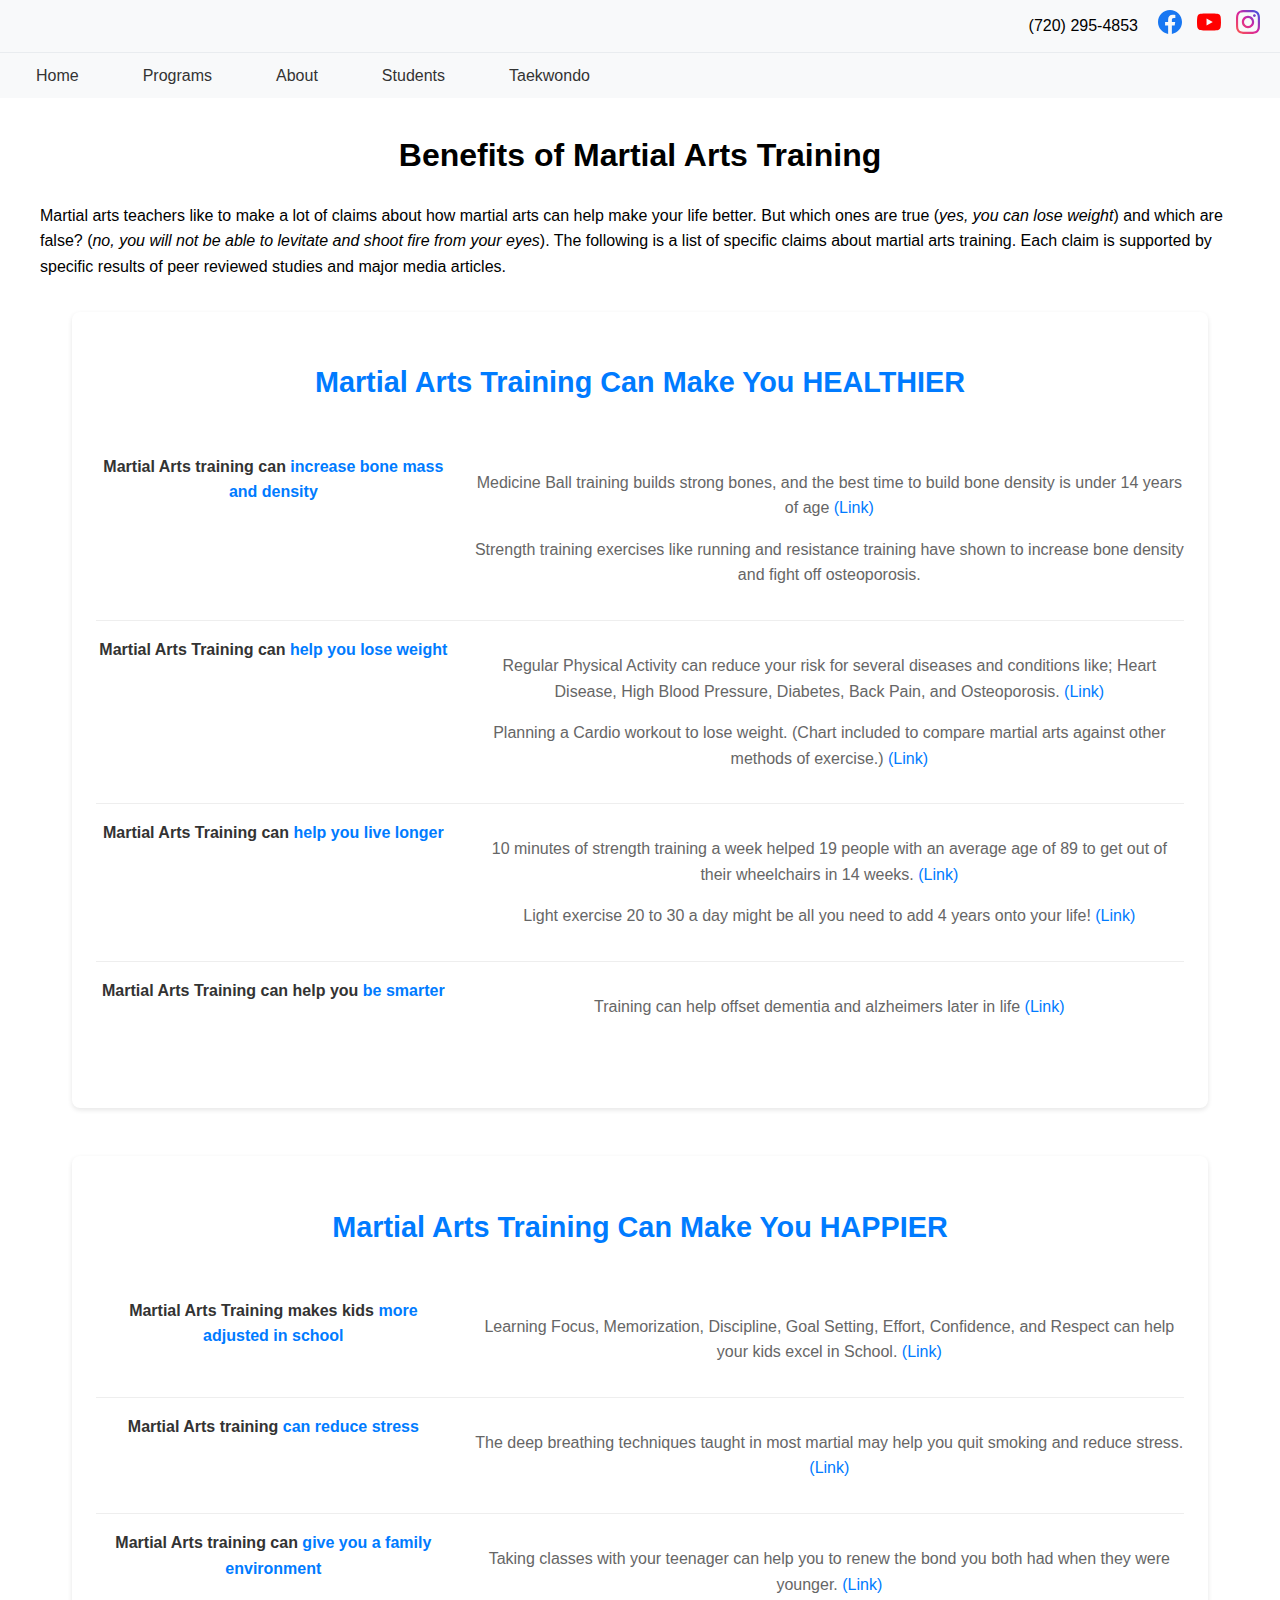
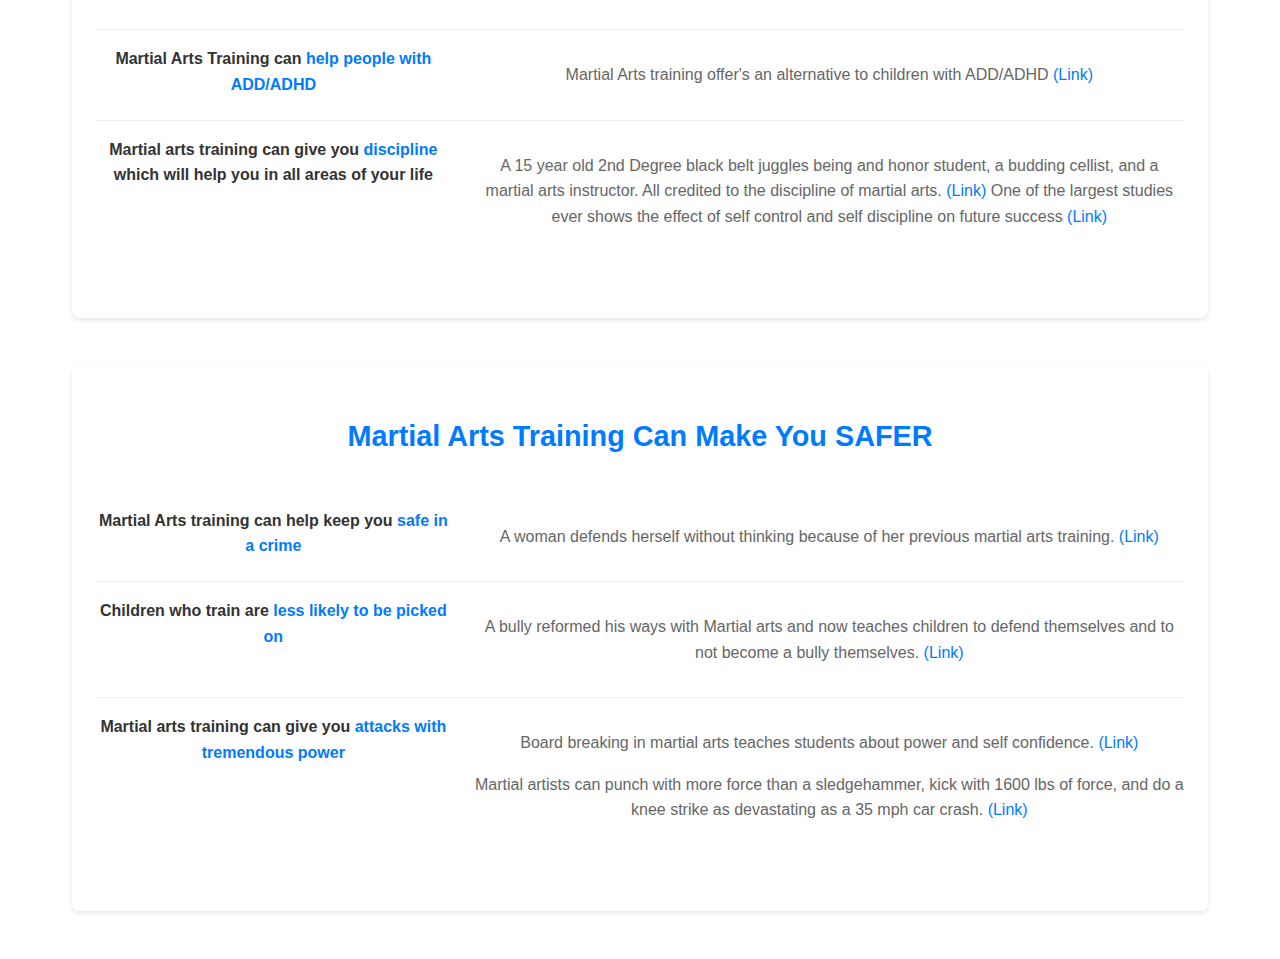
<file: pages/taekwondo/benefits.html>
<!DOCTYPE html>
<html lang="en">
<head>
    <meta charset="UTF-8">
    <meta name="viewport" content="width=device-width, initial-scale=1.0">
    <title>Benefits - Martial Arts</title>
    <link rel="stylesheet" href="../../index.css">
</head>
<body>
    <main>
        <div class="include-html" data-component="header"></div>
        
        <div class="program-detail">
            <h1>Benefits of Martial Arts Training</h1>
            <div class="program-content">
              <p>Martial arts teachers like to make a lot of claims about how martial arts can help make your life better. But which ones are true (<em>yes, you can lose weight</em>) and which are false? (<em>no, you will not be able to levitate and shoot fire from your eyes</em>). The following is a list of specific claims about martial arts training. Each claim is supported by specific results of peer reviewed studies and major media articles. </p>
            </div>
            
            <div class="benefits-section">
                <div class="benefit-category">
                    <h2>Martial Arts Training Can Make You <span class="blue">HEALTHIER</span></h2>
                    <div class="benefits-grid">
                        <div class="benefit-card">
                            <div class="benefit-title">Martial Arts training can <span class="blue">increase bone mass and density</span></div>
                            <div class="benefit-content">
                                <p>Medicine Ball training builds strong bones, and the best time to build bone density is under 14 years of age <a href="http://www.npr.org/templates/story/story.php?storyId=112028857">(Link)</a></p>
                                <p>Strength training exercises like running and resistance training have shown to increase bone density and fight off osteoporosis.</p>
                            </div>
                        </div>
                        
                        <div class="benefit-card">
                            <div class="benefit-title">Martial Arts Training can <span class="blue">help you lose weight</span></div>
                            <div class="benefit-content">
                                <p>Regular Physical Activity can reduce your risk for several diseases and conditions like; Heart Disease, High Blood Pressure, Diabetes, Back Pain, and Osteoporosis. <a href="http://www.webmd.com/diet/exercise-weight-control">(Link)</a></p>
                                <p>Planning a Cardio workout to lose weight. (Chart included to compare martial arts against other methods of exercise.) <a href="http://www.dummies.com/how-to/content/following-a-cardio-plan-for-weight-loss.html">(Link)</a></p>
                            </div>
                        </div>
                        
                        <div class="benefit-card">
                            <div class="benefit-title">Martial Arts Training can <span class="blue">help you live longer</span></div>
                            <div class="benefit-content">
                                <p>10 minutes of strength training a week helped 19 people with an average age of 89 to get out of their wheelchairs in 14 weeks. <a href="http://www.aarpmagazine.org/health/living_longer_exercise.html">(Link)</a></p>
                                <p>Light exercise 20 to 30 a day might be all you need to add 4 years onto your life! <a href="http://www.washingtonpost.com/wp-dyn/content/article/2005/11/14/AR2005111401051.html">(Link)</a></p>
                            </div>
                        </div>
                        
                        <div class="benefit-card">
                            <div class="benefit-title">Martial Arts Training can help you <span class="blue">be smarter</span></div>
                            <div class="benefit-content">
                                <p>Training can help offset dementia and alzheimers later in life <a href="http://www.washingtonpost.com/wp-dyn/content/article/2010/05/24/AR2010052402608.html">(Link)</a></p>
                            </div>
                        </div>
                    </div>
                </div>
                
                <div class="benefit-category">
                    <h2>Martial Arts Training Can Make You <span class="blue">HAPPIER</span></h2>
                    <div class="benefits-grid">
                        <div class="benefit-card">
                            <div class="benefit-title">Martial Arts Training makes kids <span class="blue">more adjusted in school</span></div>
                            <div class="benefit-content">
                                <p>Learning Focus, Memorization, Discipline, Goal Setting, Effort, Confidence, and Respect can help your kids excel in School. <a href="http://www.associatedcontent.com/article/1700261/improving_your_childs_grades_through.html?cat=4">(Link)</a></p>
                            </div>
                        </div>
                        
                        <div class="benefit-card">
                            <div class="benefit-title">Martial Arts training <span class="blue">can reduce stress</span></div>
                            <div class="benefit-content">
                                <p>The deep breathing techniques taught in most martial may help you quit smoking and reduce stress. <a href="http://www.webmd.com/smoking-cessation/stop-smoking-9/stress-relaxation?page=2">(Link)</a></p>
                            </div>
                        </div>
                        
                        <div class="benefit-card">
                            <div class="benefit-title">Martial Arts training can <span class="blue">give you a family environment</span></div>
                            <div class="benefit-content">
                                <p>Taking classes with your teenager can help you to renew the bond you both had when they were younger. <a href="http://tweenparenting.about.com/od/familyhome/qt/ParentTweenFun.htm">(Link)</a></p>
                            </div>
                        </div>
                        
                        <div class="benefit-card">
                            <div class="benefit-title">Martial Arts Training can <span class="blue">help people with ADD/ADHD</span></div>
                            <div class="benefit-content">
                                <p>Martial Arts training offer's an alternative to children with ADD/ADHD <a href="http://adhd-kids-cure.blogspot.com/2007/08/martial-arts-and-children-with-adhd.html">(Link)</a></p>
                            </div>
                        </div>

                        <div class="benefit-card">
                            <div class="benefit-title">Martial arts training can give you <span class="blue">discipline</span> which will help you in all areas of your life</div>
                            <div class="benefit-content">
                                <p>A 15 year old 2nd Degree black belt juggles being and honor student, a budding cellist, and a martial arts instructor. All credited to the discipline of martial arts. <a href="http://www.heraldtribune.com/article/20100112/ARTICLE/1121068/-1/NEWSSITEMAP">(Link)</a> One of the largest studies ever shows the effect of self control and self discipline on future success <a href="http://www.npr.org/2011/02/14/133629477/for-kids-self-control-factors-into-future-success">(Link)</a></p>
                            </div>
                        </div>
                    </div>
                </div>
                
                <div class="benefit-category">
                    <h2>Martial Arts Training Can Make You <span class="blue">SAFER</span></h2>
                    <div class="benefits-grid">
                        <div class="benefit-card">
                            <div class="benefit-title">Martial Arts training can help keep you <span class="blue">safe in a crime</span></div>
                            <div class="benefit-content">
                                <p>A woman defends herself without thinking because of her previous martial arts training. <a href="http://news.bbc.co.uk/2/hi/uk_news/england/dorset/8420770.stm">(Link)</a></p>
                            </div>
                        </div>
                        
                        <div class="benefit-card">
                            <div class="benefit-title">Children who train are <span class="blue">less likely to be picked on</span></div>
                            <div class="benefit-content">
                                <p>A bully reformed his ways with Martial arts and now teaches children to defend themselves and to not become a bully themselves. <a href="http://www.azcentral.com/community/chandler/articles/2009/12/31/20091231cr-mooreprofile0101.html">(Link)</a></p>
                            </div>
                        </div>
                        
                        <div class="benefit-card">
                            <div class="benefit-title">Martial arts training can give you <span class="blue">attacks with tremendous power</span></div>
                            <div class="benefit-content">
                                <p>Board breaking in martial arts teaches students about power and self confidence. <a href="http://www.associatedcontent.com/article/153569/build_confidence_relieve_stress_and.html?cat=14">(Link)</a></p>
                                <p>Martial artists can punch with more force than a sledgehammer, kick with 1600 lbs of force, and do a knee strike as devastating as a 35 mph car crash. <a href="http://news.nationalgeographic.com/news/2006/08/060814-fight-science.html">(Link)</a></p>
                            </div>
                        </div>
                    </div>
                </div>
            </div>
        </div>
    </main>

    <script src="../../js/components.js"></script>
    <script>
        includeHTML();
    </script>
</body>
</html>
</file>
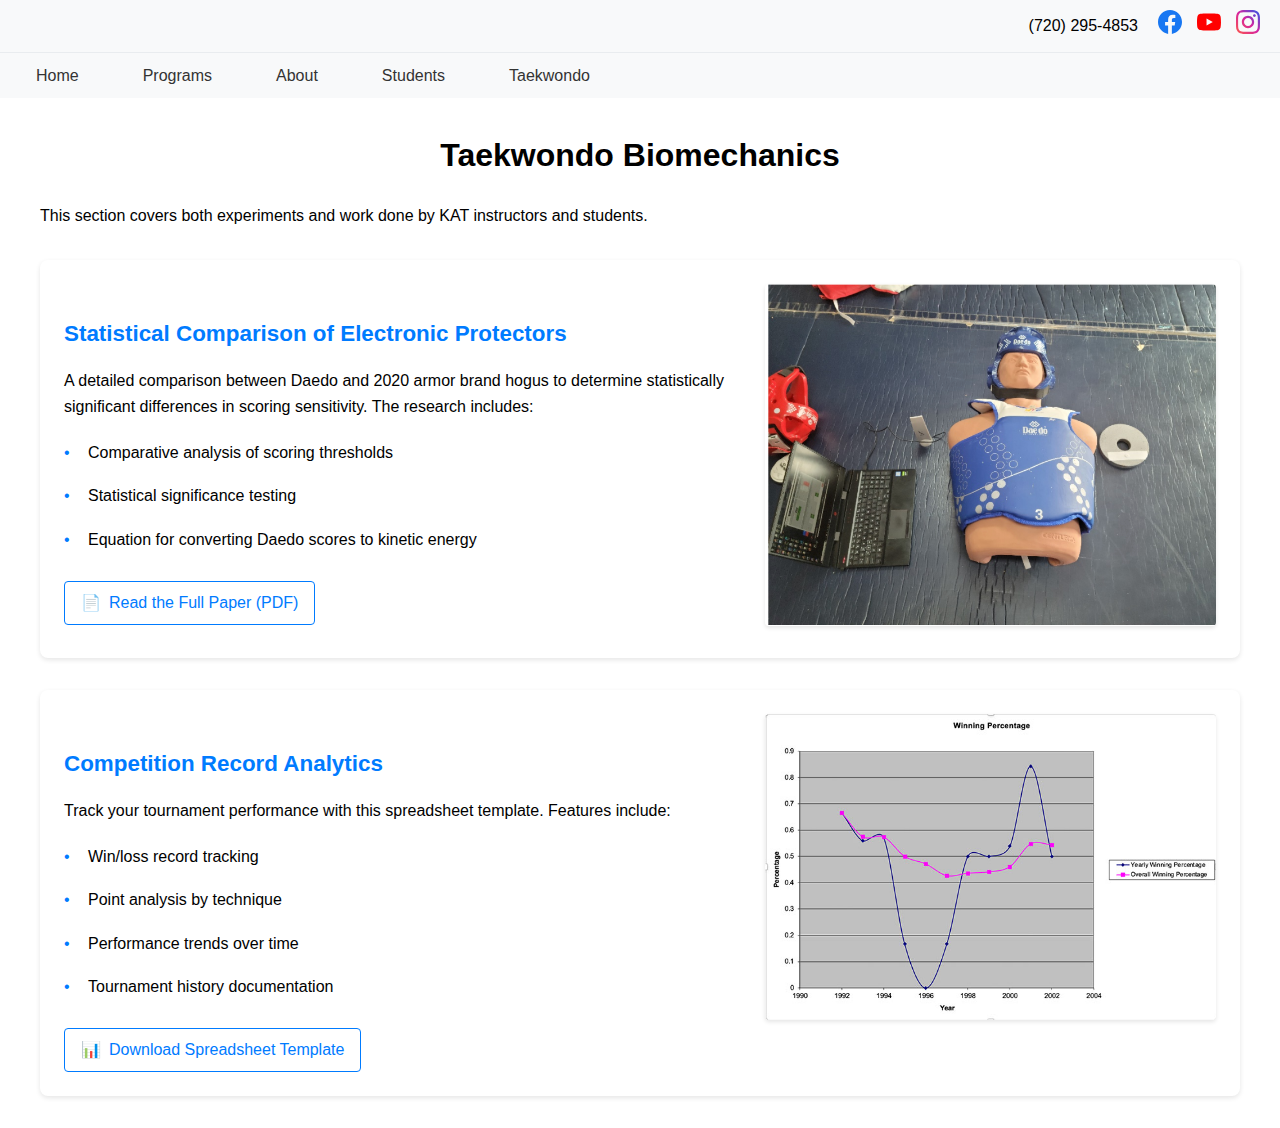
<file: pages/taekwondo/biomechanics.html>
<!DOCTYPE html>
<html lang="en">
<head>
    <meta charset="UTF-8">
    <meta name="viewport" content="width=device-width, initial-scale=1.0">
    <title>Biomechanics - Martial Arts</title>
    <link rel="stylesheet" href="../../index.css">
</head>
<body>
    <main>
        <div class="include-html" data-component="header"></div>
        
        <div class="program-detail">
            <h1>Taekwondo Biomechanics</h1>
            <div class="program-content">
                <p>This section covers both experiments and work done by KAT instructors and students.</p>
                
                <div class="research-paper">
                    <div class="paper-content">
                        <div class="paper-text">
                            <h2>Statistical Comparison of Electronic Protectors</h2>
                            <p>A detailed comparison between Daedo and 2020 armor brand hogus to determine statistically significant differences in scoring sensitivity. The research includes:</p>
                            <ul>
                                <li>Comparative analysis of scoring thresholds</li>
                                <li>Statistical significance testing</li>
                                <li>Equation for converting Daedo scores to kinetic energy</li>
                            </ul>
                            <a href="../../files/Electronic-protector-reliability.pdf" class="paper-link" target="_blank">
                                <span class="pdf-icon">📄</span>
                                Read the Full Paper (PDF)
                            </a>
                        </div>
                        <div class="paper-image">
                            <img src="../../images/experiment-setup.png" alt="Experiment Setup" />
                        </div>
                    </div>
                </div>

                <div class="research-paper">
                    <div class="paper-content">
                        <div class="paper-text">
                            <h2>Competition Record Analytics</h2>
                            <p>Track your tournament performance with this spreadsheet template. Features include:</p>
                            <ul>
                                <li>Win/loss record tracking</li>
                                <li>Point analysis by technique</li>
                                <li>Performance trends over time</li>
                                <li>Tournament history documentation</li>
                            </ul>
                            <a href="../../files/Record.xls" class="paper-link" target="_blank">
                                <span class="pdf-icon">📊</span>
                                Download Spreadsheet Template
                            </a>
                        </div>
                        <div class="paper-image">
                            <img src="../../images/record.jpg" alt="Competition Record Template" />
                        </div>
                    </div>
                </div>
            </div>
        </div>
    </main>

    <script src="../../js/components.js"></script>
    <script>
        includeHTML();
    </script>
</body>
</html>
</file>
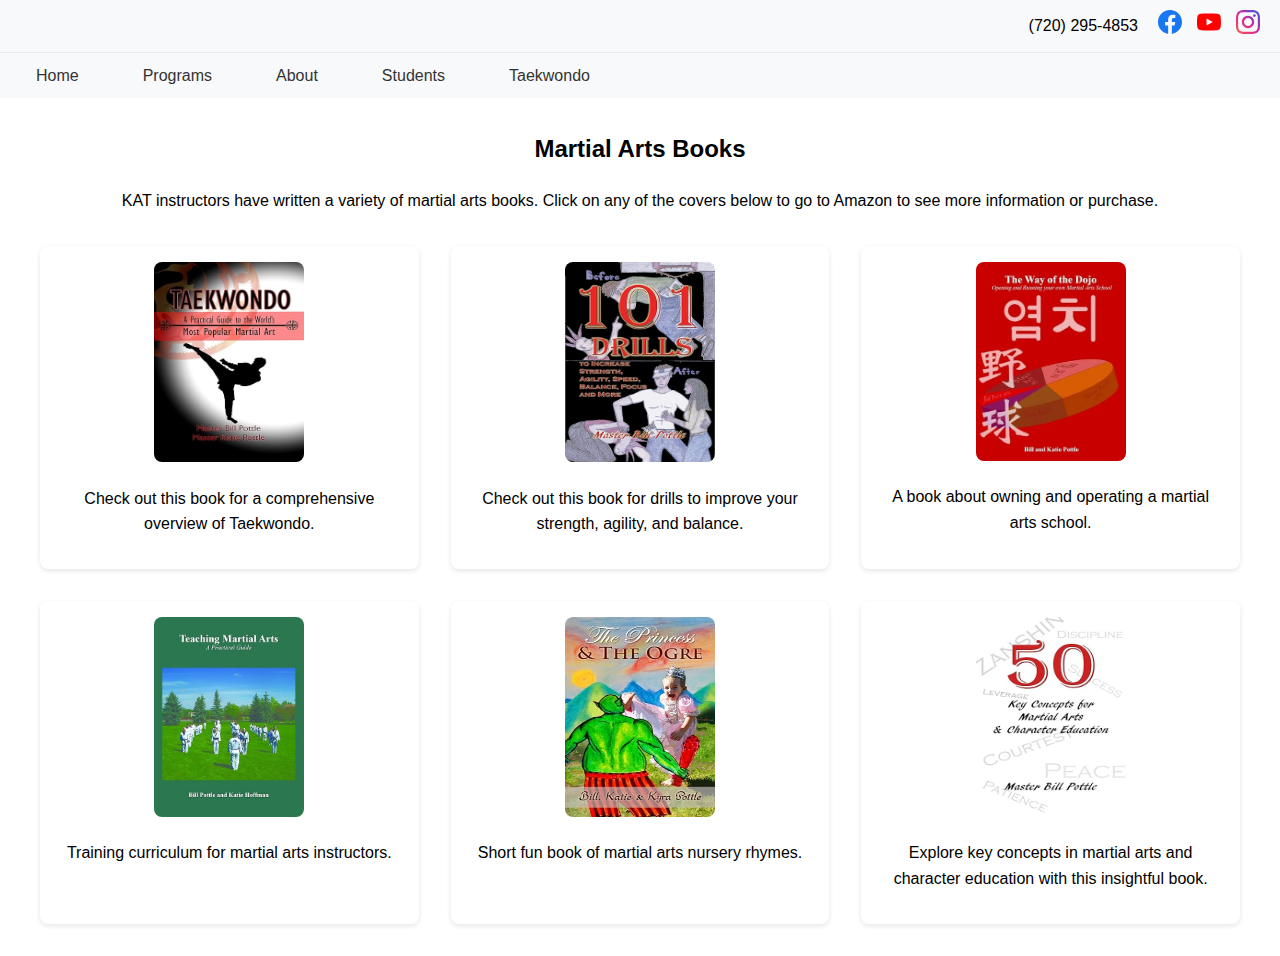
<file: pages/taekwondo/books.html>
<!DOCTYPE html>
<html lang="en">
<head>
    <meta charset="UTF-8">
    <meta name="viewport" content="width=device-width, initial-scale=1.0">
    <title>Books - Martial Arts</title>
    <link rel="stylesheet" href="../../index.css">
</head>
<body>
    <main>
        <div class="include-html" data-component="header"></div>
       
        <div class="program-detail">
            <h2>Martial Arts Books</h2>
            <p>KAT instructors have written a variety of martial arts books. Click on any of the covers below to go to Amazon to see more information or purchase.</p>
            <div class="program-grid">
                <div class="program-card">
                    <a href="https://www.amazon.com/Taekwondo-Practical-Worlds-Popular-Martial-ebook/dp/B00CB5B90M" target="_blank">
                        <img src="../../images/tkdbook.jpg" alt="Taekwondo: a practical guide to the worlds most popular martial art" class="book-image">
                    </a>
                    <p>Check out this book for a comprehensive overview of Taekwondo.</p>
                </div>
                <div class="program-card">
                    <a href="https://www.amazon.com/Increase-Strength-Agility-Balance-Martial-ebook/dp/B00DUMI7WI" target="_blank">
                        <img src="../../images/101drills.jpg" alt="101 Drills to Increase Strength, Agility, and Balance" class="book-image">
                    </a>
                    <p>Check out this book for drills to improve your strength, agility, and balance.</p>
                </div>
                <div class="program-card">
                    <a href="https://www.amazon.com/Way-Dojo-Owning-Operating-Martial-ebook/dp/B00C4KTBYK" target="_blank">
                        <img src="../../images/wayofdojo.jpg" alt="Way of the dojo cover" class="book-image">
                    </a>
                    <p>A book about owning and operating a martial arts school.</p>
                </div>
                <div class="program-card">
                    <a href="https://www.amazon.com/Teaching-Martial-Arts-Practical-Guide-ebook/dp/B00C4JU8PC" target="_blank">
                        <img src="../../images/teachingma.jpg" alt="Teaching Martial Arts cover" class="book-image">
                    </a>
                    <p>Training curriculum for martial arts instructors.</p>
                </div>
                <div class="program-card">
                    <a href="https://www.amazon.com/Princess-Ogre-Martial-Nursery-Children-ebook/dp/B00EXVC94M/" target="_blank">
                        <img src="../../images/princess.jpg" alt="The princess and the ogre cover" class="book-image">
                    </a>
                    <p>Short fun book of martial arts nursery rhymes.</p>
                </div>
                <div class="program-card">
                    <a href="https://www.amazon.com/50-Words-Concepts-Character-Education-ebook/dp/B00CMUEYSU/" target="_blank">
                        <img src="../../images/50words.jpg" alt="50 Words: Key Concepts for Martial Arts and Character Education" class="book-image">
                    </a>
                    <p>Explore key concepts in martial arts and character education with this insightful book.</p>
                </div>
            </div>
        </div>
            
            </div>
        </div>
    </main>
    

    <script src="../../js/components.js"></script>
    <script>
        includeHTML();
    </script>
</body>
</html>
</file>
<file: index.css>
body {
    font-family: Arial, sans-serif;
    display: flex;
    flex-direction: column;
    margin: 0;
    min-height: 100vh;
    text-align: center;
    line-height: 1.6;
}

.top-bar {
    background-color: #f8f9fa;
    padding: 10px 20px;
    display: flex;
    justify-content: flex-end;
    align-items: center;
    box-sizing: border-box;
    width: 100%;
    gap: 20px;
    border-bottom: 1px solid #e9ecef;
    position: relative;
    z-index: 1001;
}

.main-nav {
    background-color: #f8f9fa;
    padding: 10px 20px;
    width: 100%;
    box-sizing: border-box;
}

.nav-items {
    list-style: none;
    padding: 0;
    margin: 0;
    display: flex;
    justify-content: flex-start;
    gap: 2rem;
}

.phone-number {
    font-size: 1rem;
    white-space: nowrap;
}

.social-bar {
    background-color: #f8f9fa;
    padding: 10px 20px;
    display: flex;
    justify-content: flex-end;
    border-top: 1px solid #e9ecef;
}

.social-icons {
    display: flex;
    gap: 15px;
}

.social-icons img {
    width: 24px;
    height: 24px;
    transition: opacity 0.2s;
}

.social-icons a:hover img {
    opacity: 0.7;
}

.main-content {
    flex: 1;
    display: flex;
    justify-content: center;
    align-items: center;
}

.message {
    padding: 20px;
}

.hero-image {
    width: 100%;
    height: auto;
    margin: 2rem;
    max-width: calc(100% - 4rem);
    border-radius: 8px;
    box-shadow: 0 4px 8px rgba(0, 0, 0, 0.1);
}

.hero-cta {
    text-align: center;
    padding: 3rem 2rem;
    background-color: #f8f9fa;
    margin: 0 2rem 2rem 2rem;
    border-radius: 8px;
}

.hero-cta h2 {
    color: #333;
    font-size: 2rem;
    margin-bottom: 1rem;
}

.hero-cta p {
    color: #666;
    font-size: 1.2rem;
    margin-bottom: 2rem;
}

/* Navigation Styles */
.nav-item {
    position: relative;
}

.nav-link {
    text-decoration: none;
    color: #333;
    font-weight: 500;
    padding: 0.5rem 1rem;
}

.nav-link:hover {
    background-color: #e9ecef;
}

.dropdown {
    display: none;
    position: absolute;
    top: 100%;
    left: 0;
    background-color: white;
    box-shadow: 0 2px 5px rgba(0,0,0,0.1);
    min-width: 200px;
    list-style: none;
    padding: 0.5rem 0;
    z-index: 100;
}

.nav-item:hover .dropdown {
    display: block;
}

.dropdown li a {
    color: #333;
    text-decoration: none;
    padding: 0.5rem 1rem;
    display: block;
}

.dropdown li a:hover {
    background-color: #f8f9fa;
}

.programs {
    display: flex;
    justify-content: center;
    gap: 2rem;
    padding: 2rem;
    flex-wrap: wrap;
}

.program-box {
    flex: 1;
    min-width: 300px;
    max-width: 400px;
    background-color: white;
    border-radius: 8px;
    box-shadow: 0 2px 5px rgba(0,0,0,0.1);
    padding: 1.5rem;
    text-align: left;
    transition: transform 0.3s ease, box-shadow 0.3s ease;
    overflow: hidden;
}

.program-box:hover {
    transform: translateY(-5px);
    box-shadow: 0 4px 15px rgba(0,0,0,0.15);
}

.program-box h2 {
    color: #333;
    margin: 1rem 0;
    font-size: 1.5rem;
}

.program-box p {
    color: #666;
    line-height: 1.6;
    margin-bottom: 1rem;
}

.program-image {
    width: 100%;
    height: 300px;
    object-fit: cover;
    object-position: top center;
    border-radius: 4px;
    transition: transform 0.5s ease;
}

.program-box:hover .program-image {
    transform: scale(1.05);
}

.program-button {
    display: inline-block;
    background-color: #007bff;
    color: white;
    padding: 0.8rem 1.5rem;
    text-decoration: none;
    border-radius: 4px;
    transition: background-color 0.2s;
    margin-top: 1rem;
}

.program-button:hover {
    background-color: #0056b3;
}

.program-detail {
    max-width: 1200px;
    margin: 2rem auto;
    padding: 0 2rem;
}

.program-detail-image {
    width: 100%;
    max-height: 300px;
    max-width: 600px;
    display: block;
    margin: 2rem auto;
    object-fit: cover;
    object-position: top center;
    border-radius: 8px;
}

.program-content {
    text-align: left;
}

.program-content h2 {
    color: #333;
    margin: 2rem 0 1rem;
}

.program-content ul {
    margin-left: 2rem;
    margin-bottom: 2rem;
}

.program-content li {
    margin-bottom: 0.5rem;
}

.cta-section {
    background-color: #f8f9fa;
    padding: 2rem;
    border-radius: 8px;
    text-align: center;
    margin: 3rem 0;
}

.coming-soon {
    text-align: center;
    padding: 4rem 2rem;
    background-color: #f8f9fa;
    border-radius: 8px;
    margin: 2rem 0;
}

.coming-soon h2 {
    color: #007bff;
    margin-bottom: 1rem;
}

.coming-soon p {
    max-width: 600px;
    margin: 0 auto;
    color: #666;
}

/* School History Page Styles */
.history-content {
    max-width: 1200px;
    margin: 0 auto;
    padding: 2rem;
    line-height: 1.6;
}

.history-content p {
    margin-bottom: 1.5rem;
    color: #333;
}

.history-content h1 {
    color: #333;
    text-align: center;
    margin: 2rem 0;
}

.history-content h2 {
    color: #333;
    margin: 1.5rem 0;
}

.history-content img {
    max-width: 100%;
    height: auto;
    margin: 2rem auto;
    display: block;
    border-radius: 8px;
}

.history-content .timeline-entry {
    margin-bottom: 2rem;
    padding-left: 1rem;
    border-left: 3px solid #007bff;
}

.history-content .timeline-date {
    font-weight: bold;
    color: #007bff;
}

.history-images {
    display: flex;
    flex-direction: column;
    gap: 2rem;
    margin: 2rem 0;
}

.history-image-container {
    width: 100%;
}

.history-image-container img {
    width: 100%;
    height: auto;
    border-radius: 8px;
    cursor: pointer;
    transition: opacity 0.2s;
}

.history-image-container img:hover {
    opacity: 0.9;
}

.history-intro {
    text-align: center;
    max-width: 800px;
    margin: 0 auto 3rem auto;
}

.history-intro p {
    font-size: 1.2rem;
    line-height: 1.8;
    color: #444;
    margin-bottom: 1rem;
}

/* Terminology Page Styles */
.terminology-content {
    max-width: 1200px;
    margin: 0 auto;
    padding: 2rem;
}

.terminology-intro {
    max-width: 800px;
    margin: 0 auto 3rem;
    line-height: 1.6;
}

.terminology-group {
    margin-bottom: 3rem;
}

.terminology-group h2 {
    color: #333;
    margin-bottom: 1.5rem;
    border-bottom: 2px solid #007bff;
    padding-bottom: 0.5rem;
}

.term-grid {
    display: grid;
    grid-template-columns: repeat(auto-fill, minmax(250px, 1fr));
    gap: 1.5rem;
}

.term-item {
    background: #f8f9fa;
    padding: 1rem;
    border-radius: 8px;
    display: flex;
    flex-direction: column;
    transition: transform 0.2s, box-shadow 0.2s;
}

.term-item:hover {
    transform: translateY(-2px);
    box-shadow: 0 4px 8px rgba(0, 0, 0, 0.1);
}

.term-item .korean {
    font-weight: bold;
    color: #007bff;
    margin-bottom: 0.5rem;
}

.term-item .english {
    color: #666;
}

/* Forms Section Styles */
.forms-section {
    max-width: 800px;
    margin: 4rem auto;
    padding: 0 2rem;
}

.forms-section h2 {
    color: #333;
    text-align: center;
    margin-bottom: 2rem;
    font-size: 1.8rem;
}

.forms-section .intro {
    text-align: center;
    margin-bottom: 3rem;
    padding: 1rem;
    background: #f8f9fa;
    border-radius: 8px;
}

.form-steps {
    list-style: none;
    padding: 0;
    counter-reset: step-counter;
}

.form-step {
    padding: 1rem;
    margin-bottom: 0.5rem;
    background: #fff;
    border-left: 3px solid #007bff;
    transition: background-color 0.2s;
    counter-increment: step-counter;
    display: flex;
    align-items: center;
}

.form-step:hover {
    background: #f8f9fa;
}

.form-step::before {
    content: counter(step-counter);
    margin-right: 1rem;
    background: #007bff;
    color: white;
    width: 24px;
    height: 24px;
    border-radius: 50%;
    display: flex;
    align-items: center;
    justify-content: center;
    font-size: 0.9rem;
    flex-shrink: 0;
}

/* Requirements Page Styles */
.requirements-intro {
    max-width: 800px;
    margin: 0 auto 3rem;
    text-align: center;
}

.requirements-section {
    max-width: 600px;
    margin: 0 auto 3rem;
    padding: 2rem;
    background: #f8f9fa;
    border-radius: 8px;
}

.requirements-section h2 {
    color: #333;
    text-align: center;
    margin-bottom: 1.5rem;
    padding-bottom: 0.5rem;
    border-bottom: 2px solid #007bff;
}

.video-links, .resource-links {
    list-style: none;
    padding: 0;
    display: flex;
    flex-wrap: wrap;
    gap: 1rem;
    justify-content: center;
}

.video-links li, .resource-links li {
    background: white;
    padding: 0.5rem 1rem;
    border-radius: 4px;
    transition: transform 0.2s;
}

.video-links li:hover, .resource-links li:hover {
    transform: translateY(-2px);
}

.video-links a, .resource-links a {
    color: #007bff;
    text-decoration: none;
}

.video-links a:hover, .resource-links a:hover {
    text-decoration: underline;
}

.book-section {
    text-align: center;
    margin: 4rem 0;
}

.book-section h2 {
    color: #333;
    margin-bottom: 1rem;
}

.book-image {
    max-width: 150px; /* Set a smaller width */
    max-height: 200px; /* Set a consistent max height */
    height: auto; /* Maintain aspect ratio */
    border-radius: 8px;
    transition: transform 0.2s;
}

.book-image:hover {
    transform: scale(1.05); /* Slight zoom effect on hover */
}

.program-grid {
    display: grid;
    grid-template-columns: repeat(3, 1fr); /* 3 columns */
    gap: 2rem; /* Space between cards */
    margin: 2rem 0;
}

.program-card {
    background: white;
    border-radius: 8px;
    box-shadow: 0 2px 5px rgba(0, 0, 0, 0.1);
    padding: 1rem;
    text-align: center;
    transition: transform 0.2s, box-shadow 0.2s;
}

.program-card:hover {
    transform: translateY(-5px);
    box-shadow: 0 4px 15px rgba(0, 0, 0, 0.15);
}

.book-image {
    width: 100%; /* Full width of the card */
    height: auto;
    border-radius: 8px;
    transition: transform 0.2s;
}

.book-image:hover {
    transform: scale(1.05); /* Slight zoom effect on hover */
}

.hamburger {
    display: none;
    flex-direction: column;
    cursor: pointer;
    background: none;
    border: none;
    position: absolute;
    left: 1rem;
    top: 50%;
    transform: translateY(-50%);
    z-index: 1000;
}

.hamburger .bar {
    height: 3px;
    width: 25px;
    background-color: #333;
    margin: 3px 0;
    transition: all 0.3s ease;
}

@media (max-width: 768px) {
    .top-bar {
        padding-left: 60px;
    }

    .nav-items {
        display: none;
        flex-direction: column;
        width: 100%;
        padding: 0.5rem 0;
    }

    .nav-items.active {
        display: flex;
    }

    .nav-item {
        width: 100%;
        text-align: left;
    }

    .nav-link {
        display: block;
        padding: 0.4rem 1rem;
        transition: background-color 0.2s;
    }

    .dropdown {
        position: static;
        display: none;
        width: 100%;
        box-shadow: none;
        background-color: #f0f0f0;
    }

    .nav-item:hover .dropdown {
        display: block;
    }

    .dropdown li a {
        padding: 0.4rem 2rem;
    }

    .hamburger {
        display: flex;
    }

    .main-nav {
        position: absolute;
        top: 60px;
        left: 0;
        right: 0;
        background-color: #f8f9fa;
        box-shadow: 0 2px 5px rgba(0, 0, 0, 0.1);
        transform: translateY(-100%);
        transition: transform 0.3s ease;
        z-index: 999;
    }

    .main-nav.active {
        transform: translateY(0);
    }
}

/* Scientific Benefits Section */
.benefits-section {
    max-width: 1200px;
    margin: 2rem auto;
    padding: 0 2rem;
}

.benefits-grid {
    margin: 2rem 0;
}

.benefit-category {
    margin-bottom: 3rem;
    background: #fff;
    border-radius: 8px;
    box-shadow: 0 2px 5px rgba(0, 0, 0, 0.1);
    padding: 1.5rem;
    transition: transform 0.2s;
}

.benefit-category:hover {
    transform: translateY(-3px);
    box-shadow: 0 4px 8px rgba(0, 0, 0, 0.15);
}

.benefit-category h2 {
    color: #007bff;
    text-align: center;
    margin-bottom: 2rem;
    font-size: 1.8rem;
}

.benefit-card {
    display: grid;
    grid-template-columns: 1fr 2fr;
    gap: 1.5rem;
    padding: 1rem 0;
    border-bottom: 1px solid #eee;
}

.benefit-card:last-child {
    border-bottom: none;
}

.benefit-title {
    font-weight: bold;
    color: #333;
}

.benefit-content {
    color: #666;
}

.benefit-content a {
    color: #007bff;
    text-decoration: none;
}

.benefit-content a:hover {
    text-decoration: underline;
}

@media (max-width: 768px) {
    .benefit-card {
        grid-template-columns: 1fr;
    }
}

.blue {
    color: #007bff;
    font-weight: bold;
}

/* Research Papers Section */
.research-paper {
    background: #fff;
    border-radius: 8px;
    box-shadow: 0 2px 5px rgba(0, 0, 0, 0.1);
    padding: 1.5rem;
    margin: 2rem 0;
    transition: transform 0.2s;
}

.research-paper:hover {
    transform: translateY(-3px);
    box-shadow: 0 4px 8px rgba(0, 0, 0, 0.15);
}

.paper-content {
    display: grid;
    grid-template-columns: 3fr 2fr;
    gap: 1.5rem;
    align-items: start;
}

.paper-image img {
    width: 100%;
    height: auto;
    border-radius: 4px;
    box-shadow: 0 2px 4px rgba(0, 0, 0, 0.1);
}

.research-paper h2 {
    color: #007bff;
    margin-bottom: 0.75rem;
    font-size: 1.4rem;
}

.research-paper ul {
    list-style-type: none;
    padding-left: 0;
    margin: 0.75rem 0;
}

.research-paper li {
    padding: 0.3rem 0;
    padding-left: 1.5rem;
    position: relative;
}

.research-paper li:before {
    content: "•";
    color: #007bff;
    position: absolute;
    left: 0;
}

.paper-link {
    display: inline-flex;
    align-items: center;
    color: #007bff;
    text-decoration: none;
    padding: 0.5rem 1rem;
    border: 1px solid #007bff;
    border-radius: 4px;
    margin-top: 0.75rem;
    transition: all 0.2s;
}

.paper-link:hover {
    background: #007bff;
    color: white;
}

.pdf-icon {
    margin-right: 0.5rem;
}

@media (max-width: 768px) {
    .paper-content {
        grid-template-columns: 1fr;
    }
    
    .paper-image {
        order: -1;
        margin-bottom: 1rem;
    }
}

/* Press Coverage Grid */
.press-grid {
    display: grid;
    grid-template-columns: repeat(3, 1fr);
    gap: 2rem;
    padding: 2rem;
}

.press-box {
    background: #fff;
    border-radius: 8px;
    box-shadow: 0 2px 5px rgba(0, 0, 0, 0.1);
    overflow: hidden;
    transition: transform 0.2s;
    padding: 1rem;
}

.press-box:hover {
    transform: translateY(-5px);
    box-shadow: 0 5px 15px rgba(0, 0, 0, 0.2);
}

.press-image {
    width: 100%;
    height: 150px;
    object-fit: contain;
    background: #f8f9fa;
    cursor: pointer;
    transition: opacity 0.2s;
    object-position: center;
}

.press-image:hover {
    opacity: 0.8;
}

.press-content {
    padding-top: 1rem;
}

.press-content h2 {
    font-size: 1.25rem;
    margin-bottom: 0.75rem;
    color: #333;
}

.press-content p {
    font-size: 0.9rem;
    color: #666;
    margin-bottom: 1rem;
}

@media (max-width: 1200px) {
    .press-grid {
        grid-template-columns: repeat(2, 1fr);
    }
}

@media (max-width: 768px) {
    .press-grid {
        grid-template-columns: 1fr;
    }
}

.image-container {
    display: flex;
    flex-direction: row;
    gap: 1rem;
    justify-content: center;
    align-items: center;
}

.image-container a {
    flex: 1;
    display: flex;
    justify-content: center;
    align-items: center;
    max-width: 50%;
}
</file>
